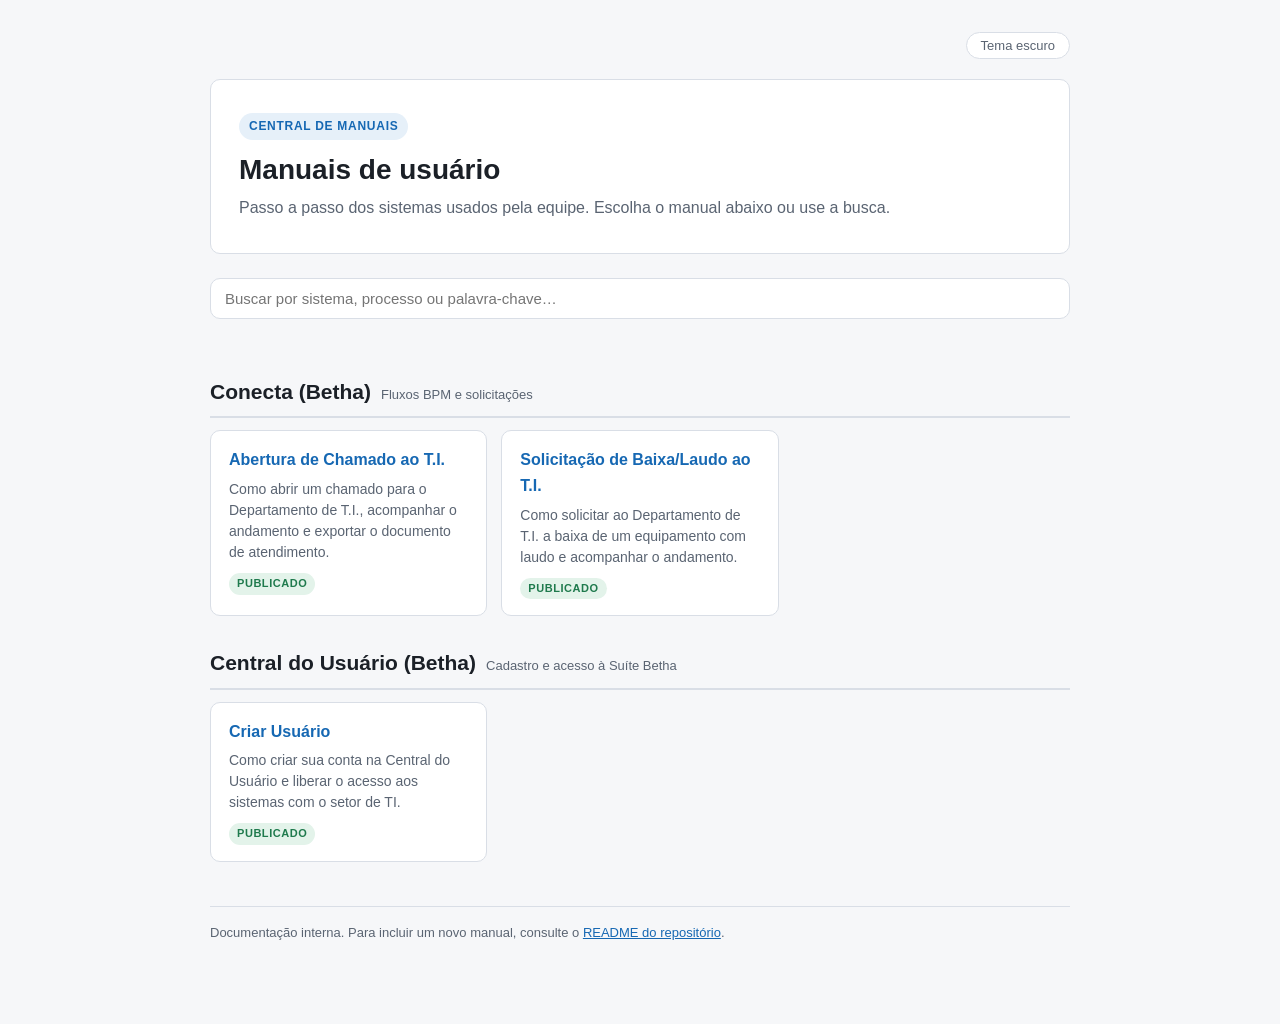
<file: index.html>
<!DOCTYPE html>
<html lang="pt-BR">
<head>
<meta charset="utf-8">
<meta name="viewport" content="width=device-width, initial-scale=1">
<title>Central de Manuais</title>
<meta name="description" content="Manuais de usuário dos sistemas utilizados pela equipe.">
<link rel="stylesheet" href="assets/style.css">
<link rel="icon" href="data:image/svg+xml,<svg xmlns='http://www.w3.org/2000/svg' viewBox='0 0 100 100'><text y='.9em' font-size='90'>📚</text></svg>">
</head>
<body>
<div class="wrap">

  <div class="topbar">
    <span></span>
    <button class="theme-btn" type="button">Tema escuro</button>
  </div>

  <div class="hero">
    <span class="tag">Central de Manuais</span>
    <h1>Manuais de usuário</h1>
    <p class="sub">Passo a passo dos sistemas usados pela equipe. Escolha o manual abaixo ou use a busca.</p>
  </div>

  <input class="search" type="search" placeholder="Buscar por sistema, processo ou palavra-chave…" aria-label="Buscar manuais">

  <!-- ===================== CONECTA (BETHA) ===================== -->
  <section data-sistema="conecta">
    <div class="sys-title">
      <h2>Conecta (Betha)</h2>
      <span>Fluxos BPM e solicitações</span>
    </div>
    <div class="grid">

      <a class="manual" href="manuais/conecta-abertura-chamado-ti.html"
         data-tags="conecta chamado ti suporte atendimento solicitação tarefa formulário exportar pdf departamento de ti">
        <h3>Abertura de Chamado ao T.I.</h3>
        <p>Como abrir um chamado para o Departamento de T.I., acompanhar o andamento e exportar o documento de atendimento.</p>
        <div class="meta"><span class="badge">Publicado</span></div>
      </a>

      <a class="manual" href="manuais/conecta-baixa-laudo-ti.html"
         data-tags="conecta baixa laudo ti patrimônio equipamento solicitação departamento de ti">
        <h3>Solicitação de Baixa/Laudo ao T.I.</h3>
        <p>Como solicitar ao Departamento de T.I. a baixa de um equipamento com laudo e acompanhar o andamento.</p>
        <div class="meta"><span class="badge">Publicado</span></div>
      </a>

    </div>
  </section> 

    <!-- ===================== CENTRAL DO USUÁRIO (BETHA) ===================== -->
  <section data-sistema="central-do-usuario">
    <div class="sys-title">
      <h2>Central do Usuário (Betha)</h2>
      <span>Cadastro e acesso à Suíte Betha</span>
    </div>
    <div class="grid">

      <a class="manual" href="manuais/betha-criar-usuario.html"
         data-tags="cadastro usuario conta central do usuario suite betha liberação acesso ti codigo serial">
        <h3>Criar Usuário</h3>
        <p>Como criar sua conta na Central do Usuário e liberar o acesso aos sistemas com o setor de TI.</p>
        <div class="meta"><span class="badge">Publicado</span></div>
      </a>

    </div>
  </section>


  <!-- ===================== MODELO DE NOVO SISTEMA =====================
  Copie o bloco <section> abaixo, troque o nome do sistema e os cards.

  <section data-sistema="nome-do-sistema">
    <div class="sys-title">
      <h2>Nome do Sistema</h2>
      <span>Descrição curta</span>
    </div>
    <div class="grid">
      <a class="manual" href="manuais/arquivo-do-manual.html" data-tags="palavras chave">
        <h3>Título do manual</h3>
        <p>Uma linha explicando o que o manual cobre.</p>
        <div class="meta"><span class="badge rascunho">Rascunho</span></div>
      </a>
    </div>
  </section>
  ==================================================================== -->

  <p class="vazio" style="display:none">Nenhum manual encontrado para essa busca.</p>

  <footer>
    Documentação interna. Para incluir um novo manual, consulte o
    <a href="https://github.com/">README do repositório</a>.
  </footer>

</div>
<script src="assets/app.js"></script>
</body>
</html>
</file>
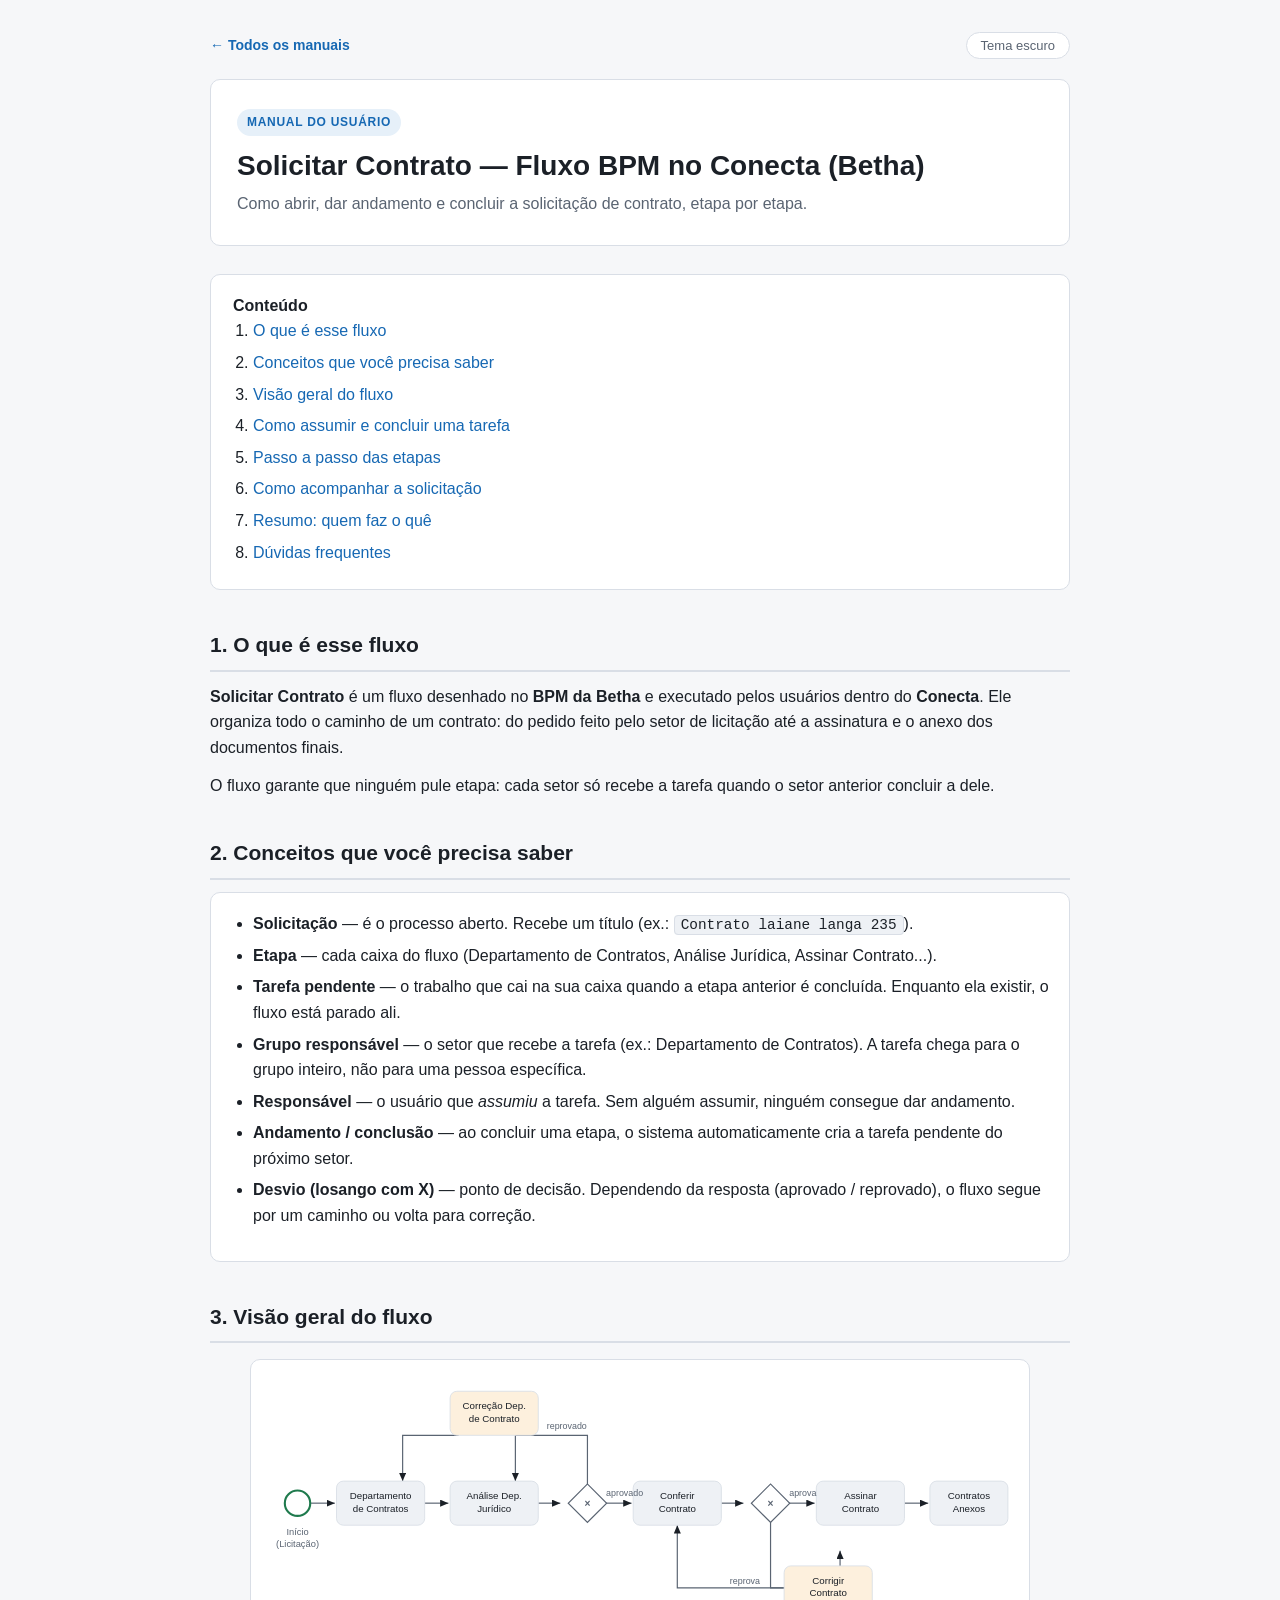
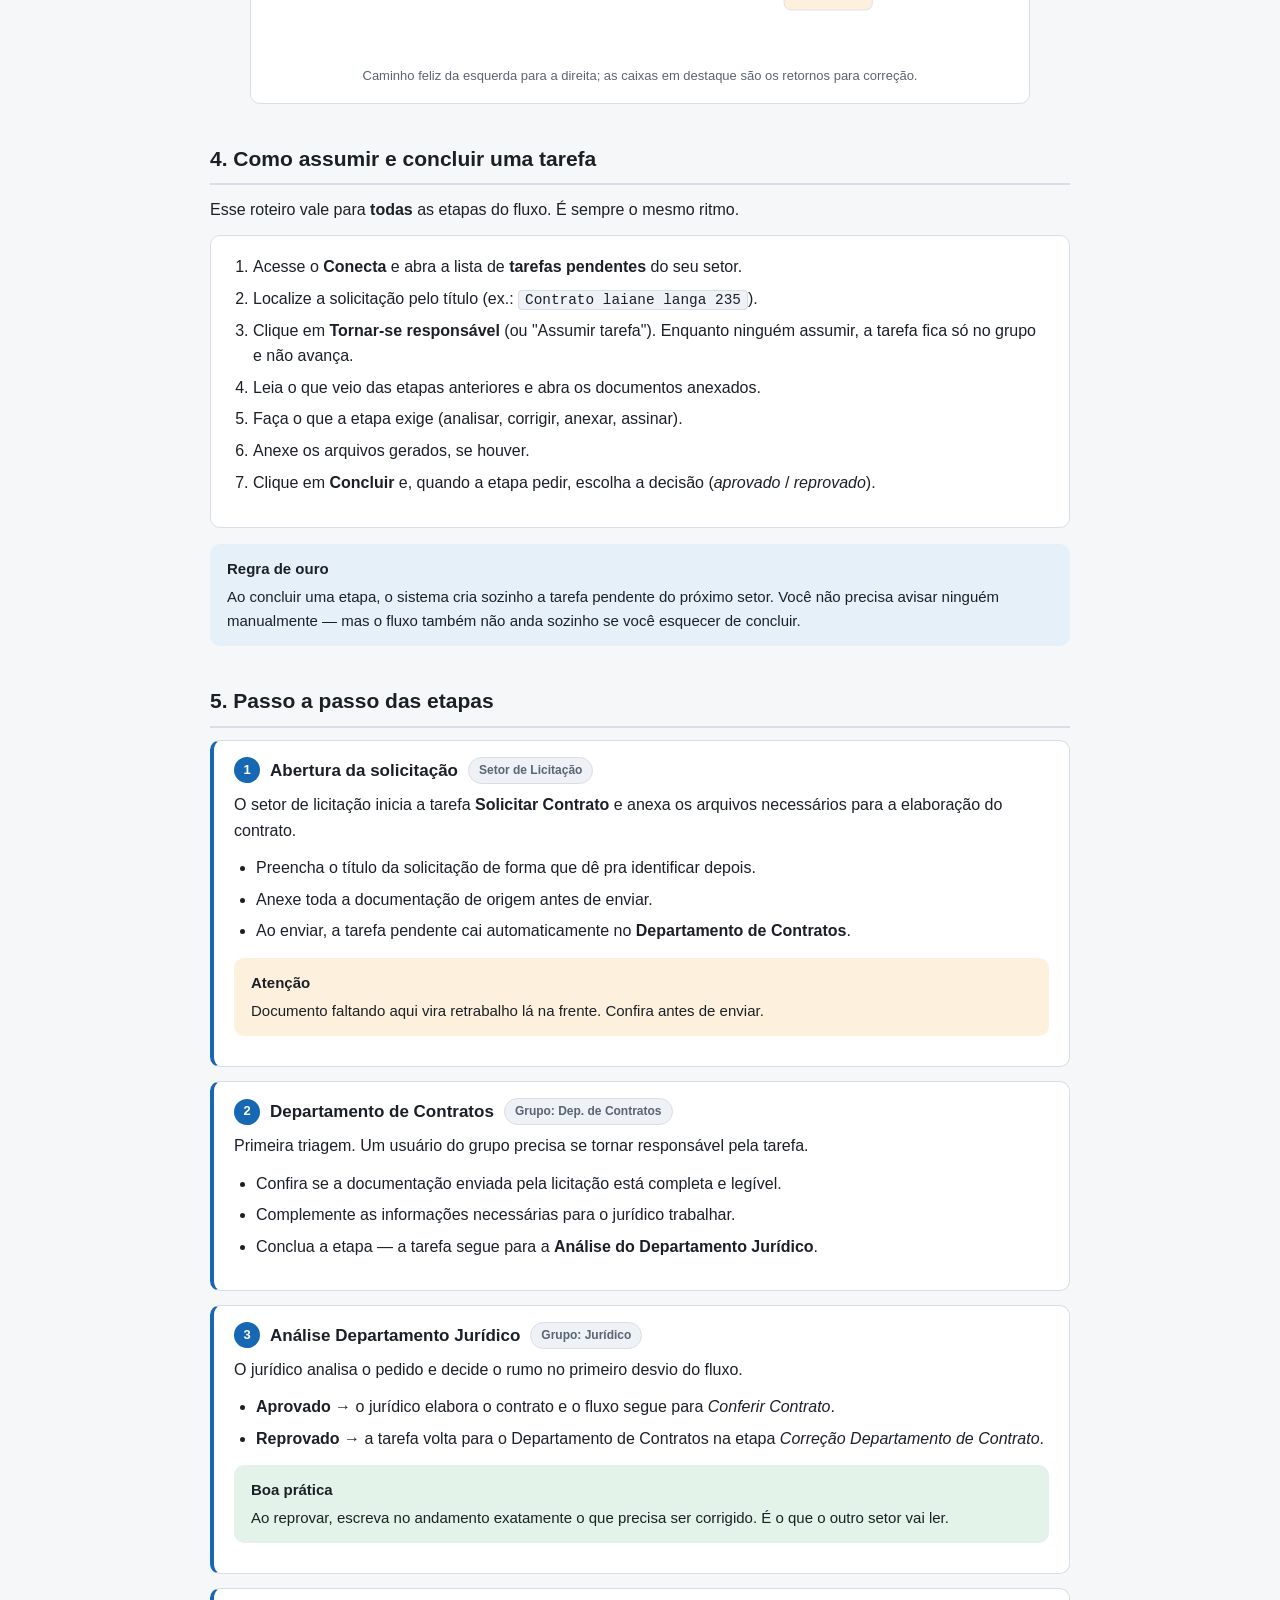
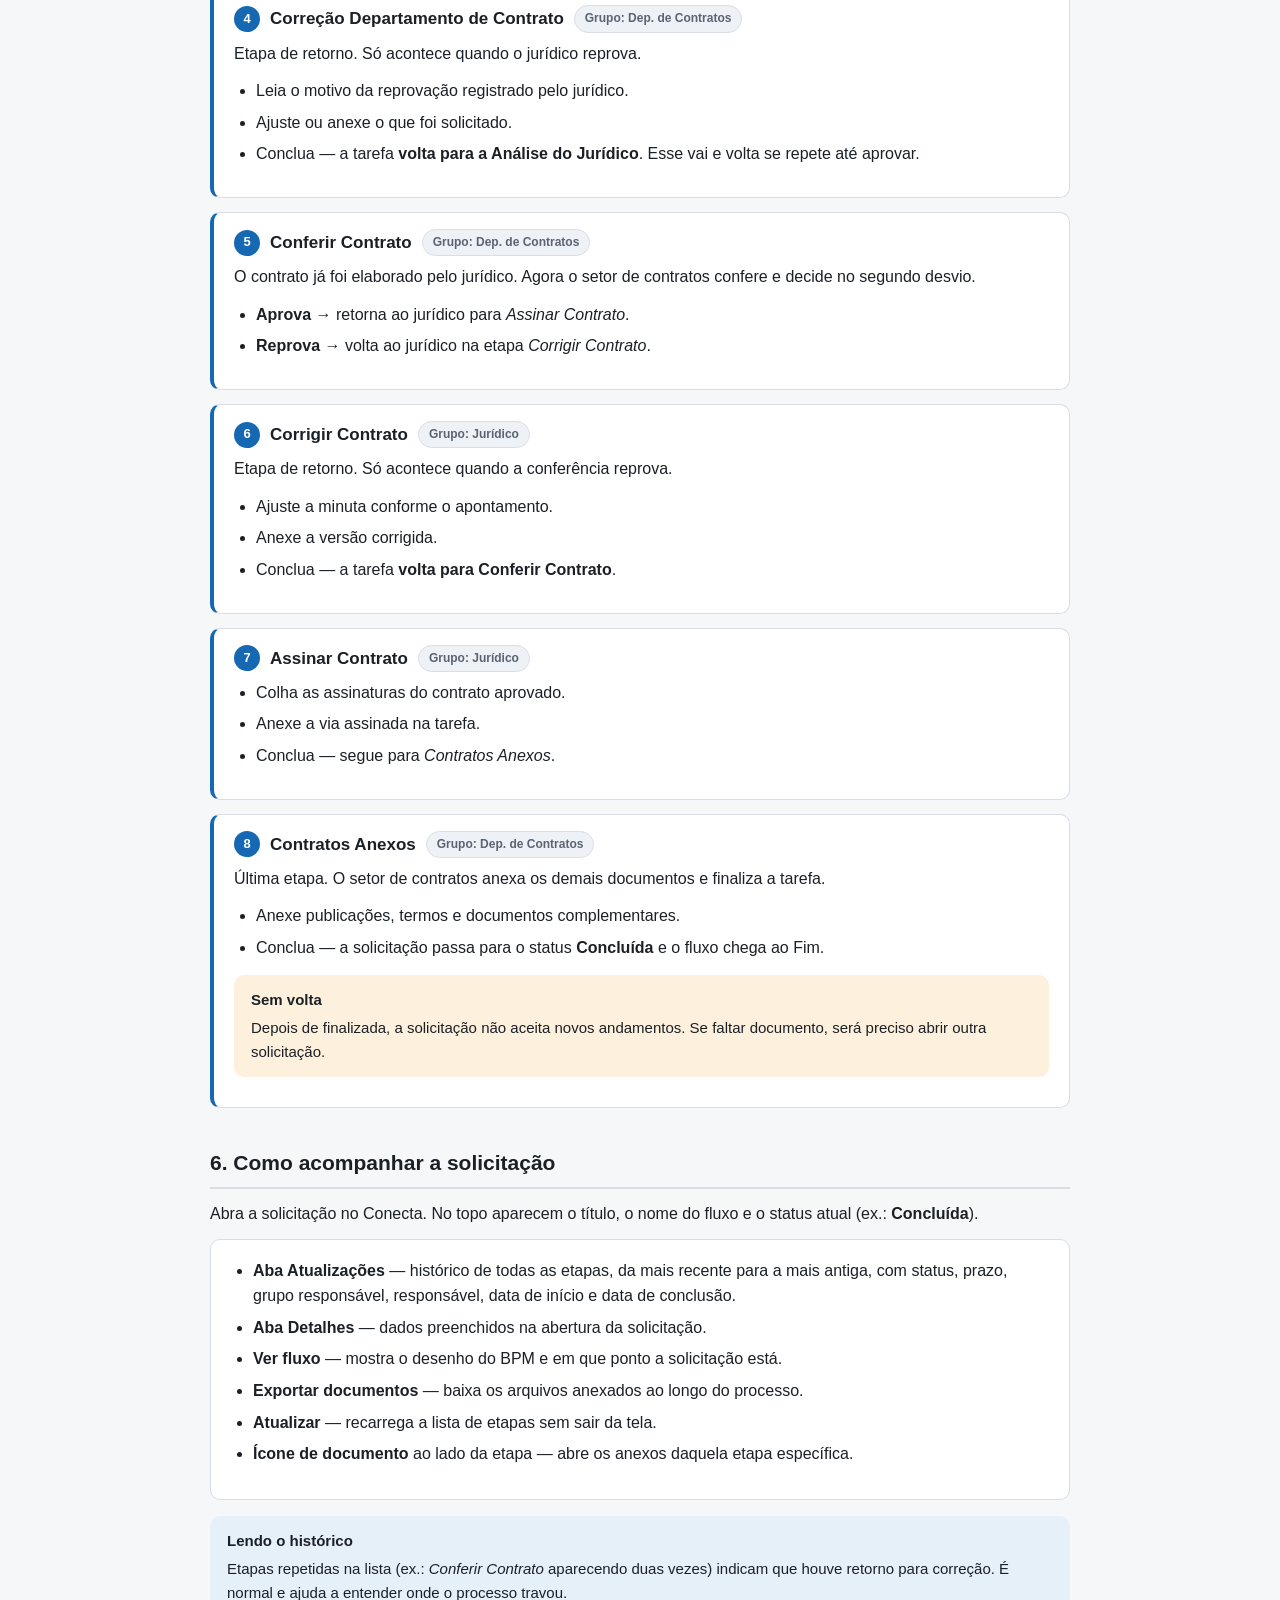
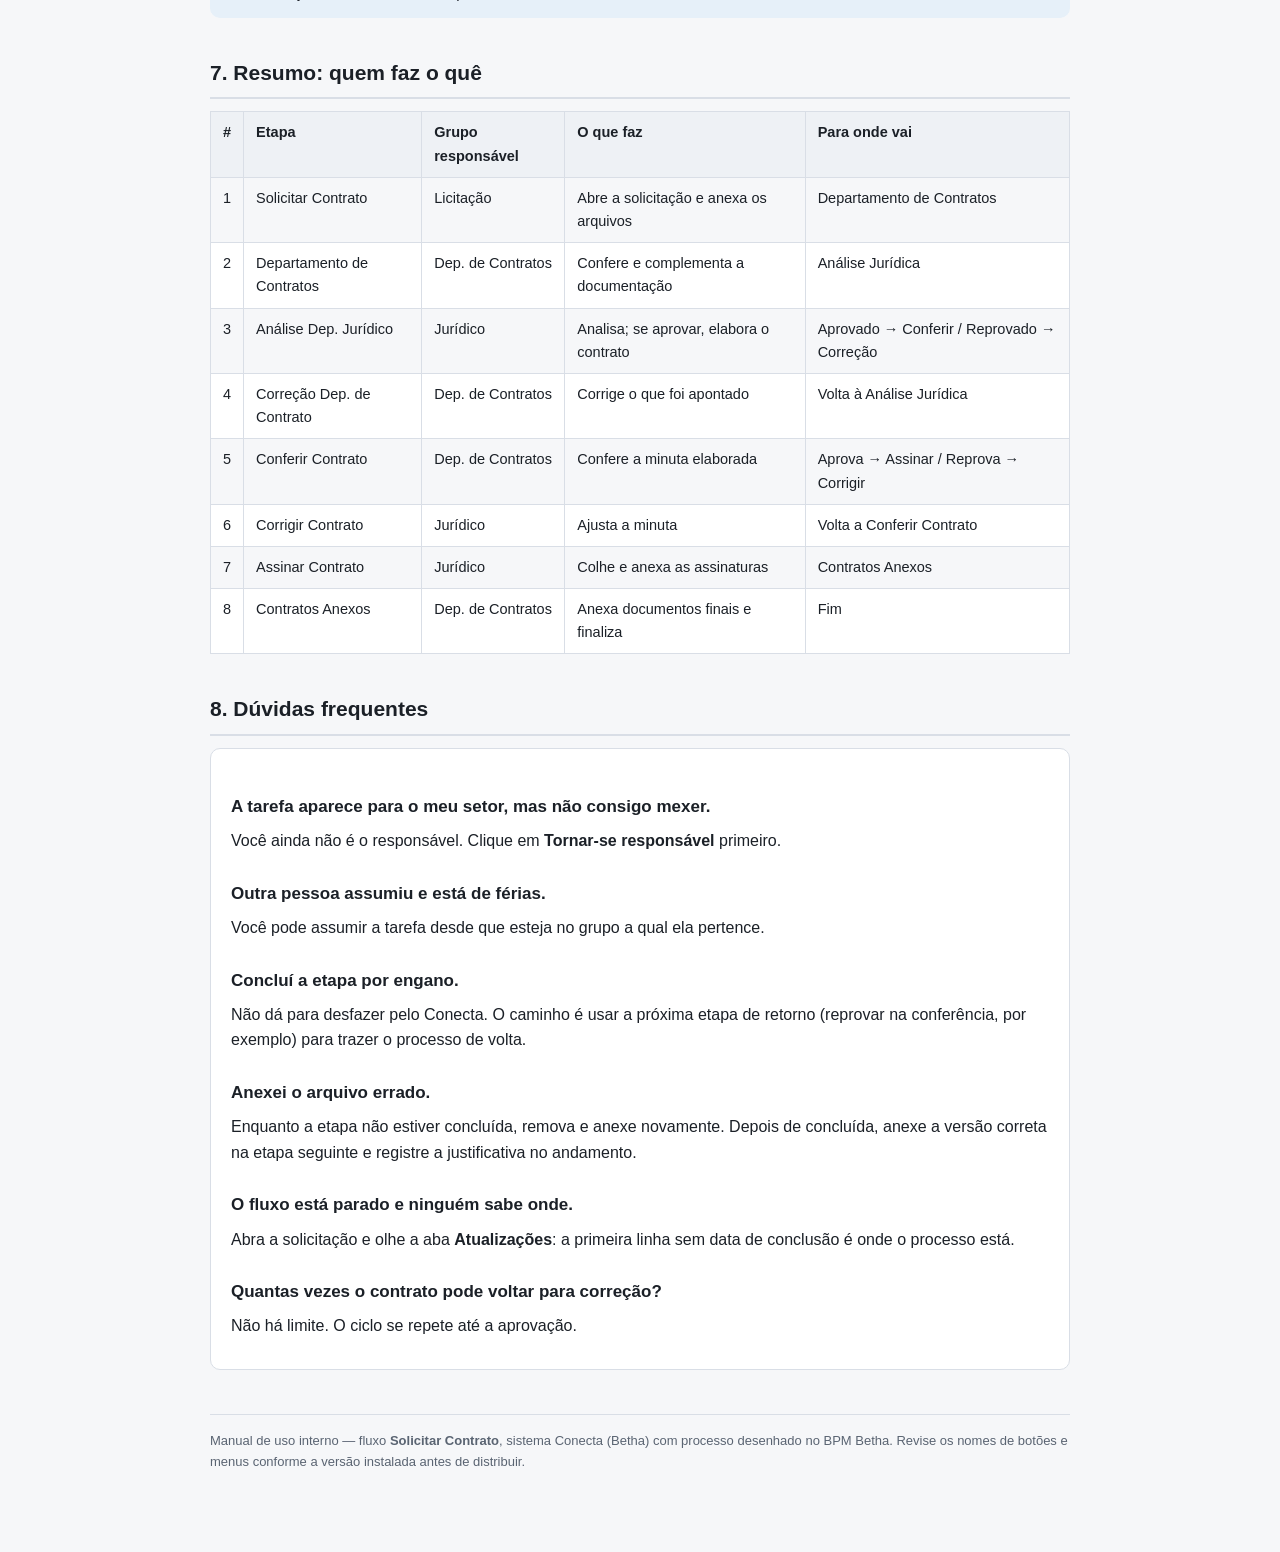
<file: _modelo/conecta-solicitar-contrato.html>
<!DOCTYPE html>
<html lang="pt-BR">
<head>
<meta charset="utf-8">
<meta name="viewport" content="width=device-width, initial-scale=1">
<title>Solicitar Contrato — Conecta (Betha) | Manuais</title>
<meta name="description" content="Manual do usuario do fluxo BPM Solicitar Contrato no sistema Conecta da Betha.">
<link rel="stylesheet" href="../assets/style.css">
<link rel="icon" href="data:image/svg+xml,<svg xmlns='http://www.w3.org/2000/svg' viewBox='0 0 100 100'><text y='.9em' font-size='90'>📄</text></svg>">
</head>
<body>
<div class="wrap">

  <div class="topbar">
    <a class="back" href="../index.html">← Todos os manuais</a>
    <button class="theme-btn" type="button">Tema escuro</button>
  </div>


<header class="doc">
  <span class="tag">Manual do Usuário</span>
  <h1>Solicitar Contrato — Fluxo BPM no Conecta (Betha)</h1>
  <p class="sub">Como abrir, dar andamento e concluir a solicitação de contrato, etapa por etapa.</p>
</header>

<nav class="toc">
  <strong>Conteúdo</strong>
  <ol>
    <li><a href="#o-que-e">O que é esse fluxo</a></li>
    <li><a href="#conceitos">Conceitos que você precisa saber</a></li>
    <li><a href="#visao">Visão geral do fluxo</a></li>
    <li><a href="#basico">Como assumir e concluir uma tarefa</a></li>
    <li><a href="#etapas">Passo a passo das etapas</a></li>
    <li><a href="#acompanhar">Como acompanhar a solicitação</a></li>
    <li><a href="#resumo">Resumo: quem faz o quê</a></li>
    <li><a href="#duvidas">Dúvidas frequentes</a></li>
  </ol>
</nav>

<h2 id="o-que-e">1. O que é esse fluxo</h2>
<p><strong>Solicitar Contrato</strong> é um fluxo desenhado no <strong>BPM da Betha</strong> e executado pelos usuários dentro do <strong>Conecta</strong>. Ele organiza todo o caminho de um contrato: do pedido feito pelo setor de licitação até a assinatura e o anexo dos documentos finais.</p>
<p>O fluxo garante que ninguém pule etapa: cada setor só recebe a tarefa quando o setor anterior concluir a dele.</p>

<h2 id="conceitos">2. Conceitos que você precisa saber</h2>
<div class="card">
  <ul>
    <li><strong>Solicitação</strong> — é o processo aberto. Recebe um título (ex.: <code>Contrato laiane langa 235</code>).</li>
    <li><strong>Etapa</strong> — cada caixa do fluxo (Departamento de Contratos, Análise Jurídica, Assinar Contrato...).</li>
    <li><strong>Tarefa pendente</strong> — o trabalho que cai na sua caixa quando a etapa anterior é concluída. Enquanto ela existir, o fluxo está parado ali.</li>
    <li><strong>Grupo responsável</strong> — o setor que recebe a tarefa (ex.: Departamento de Contratos). A tarefa chega para o grupo inteiro, não para uma pessoa específica.</li>
    <li><strong>Responsável</strong> — o usuário que <em>assumiu</em> a tarefa. Sem alguém assumir, ninguém consegue dar andamento.</li>
    <li><strong>Andamento / conclusão</strong> — ao concluir uma etapa, o sistema automaticamente cria a tarefa pendente do próximo setor.</li>
    <li><strong>Desvio (losango com X)</strong> — ponto de decisão. Dependendo da resposta (aprovado / reprovado), o fluxo segue por um caminho ou volta para correção.</li>
  </ul>
</div>

<h2 id="visao">3. Visão geral do fluxo</h2>
<figure class="fig">
<svg viewBox="0 0 880 330" xmlns="http://www.w3.org/2000/svg" role="img" aria-label="Diagrama do fluxo Solicitar Contrato">
  <defs>
    <marker id="ar" markerWidth="8" markerHeight="8" refX="7" refY="3" orient="auto">
      <path d="M0,0 L7,3 L0,6 z" fill="currentColor"/>
    </marker>
  </defs>
  <g stroke="currentColor" fill="none" stroke-width="1.4" marker-end="url(#ar)" color="var(--text-2)">
    <path d="M52,150 H80"/>
    <path d="M186,150 H214"/>
    <path d="M320,150 H346"/>
    <path d="M378,132 V70 H293 V124"/>
    <path d="M226,70 H160 V124"/>
    <path d="M394,150 H430"/>
    <path d="M536,150 H562"/>
    <path d="M594,168 V250 H676 V206"/>
    <path d="M610,250 H484 V176"/>
    <path d="M610,150 H646"/>
    <path d="M752,150 H780"/>
  </g>

  <circle cx="36" cy="150" r="15" fill="none" stroke="var(--ok)" stroke-width="2.5"/>
  <text x="36" y="188" text-anchor="middle" font-size="11" fill="var(--text-2)">Início</text>
  <text x="36" y="202" text-anchor="middle" font-size="11" fill="var(--text-2)">(Licitação)</text>

  <g font-size="11.5" fill="var(--text)" text-anchor="middle">
    <rect x="82" y="124" width="104" height="52" rx="8" fill="var(--surface-2)" stroke="var(--line)"/>
    <text x="134" y="145">Departamento</text><text x="134" y="160">de Contratos</text>

    <rect x="216" y="124" width="104" height="52" rx="8" fill="var(--surface-2)" stroke="var(--line)"/>
    <text x="268" y="145">Análise Dep.</text><text x="268" y="160">Jurídico</text>

    <rect x="216" y="18" width="104" height="52" rx="8" fill="var(--warn-soft)" stroke="var(--line)"/>
    <text x="268" y="39">Correção Dep.</text><text x="268" y="54">de Contrato</text>

    <rect x="432" y="124" width="104" height="52" rx="8" fill="var(--surface-2)" stroke="var(--line)"/>
    <text x="484" y="145">Conferir</text><text x="484" y="160">Contrato</text>

    <rect x="610" y="224" width="104" height="52" rx="8" fill="var(--warn-soft)" stroke="var(--line)"/>
    <text x="662" y="245">Corrigir</text><text x="662" y="260">Contrato</text>

    <rect x="648" y="124" width="104" height="52" rx="8" fill="var(--surface-2)" stroke="var(--line)"/>
    <text x="700" y="145">Assinar</text><text x="700" y="160">Contrato</text>

    <rect x="782" y="124" width="92" height="52" rx="8" fill="var(--surface-2)" stroke="var(--line)"/>
    <text x="828" y="145">Contratos</text><text x="828" y="160">Anexos</text>
  </g>

  <g fill="var(--surface)" stroke="var(--text-2)" stroke-width="1.4">
    <rect x="362" y="134" width="32" height="32" transform="rotate(45 378 150)"/>
    <rect x="578" y="134" width="32" height="32" transform="rotate(45 594 150)"/>
  </g>
  <g font-size="12" font-weight="700" fill="var(--text-2)" text-anchor="middle">
    <text x="378" y="155">×</text><text x="594" y="155">×</text>
  </g>

  <g font-size="10.5" fill="var(--text-2)">
    <text x="330" y="62">reprovado</text>
    <text x="400" y="142">aprovado</text>
    <text x="546" y="245">reprova</text>
    <text x="616" y="142">aprova</text>
  </g>
</svg>
<figcaption>Caminho feliz da esquerda para a direita; as caixas em destaque são os retornos para correção.</figcaption>
</figure>

<h2 id="basico">4. Como assumir e concluir uma tarefa</h2>
<p>Esse roteiro vale para <strong>todas</strong> as etapas do fluxo. É sempre o mesmo ritmo.</p>
<div class="card">
<ol>
  <li>Acesse o <strong>Conecta</strong> e abra a lista de <strong>tarefas pendentes</strong> do seu setor.</li>
  <li>Localize a solicitação pelo título (ex.: <code>Contrato laiane langa 235</code>).</li>
  <li>Clique em <strong>Tornar-se responsável</strong> (ou "Assumir tarefa"). Enquanto ninguém assumir, a tarefa fica só no grupo e não avança.</li>
  <li>Leia o que veio das etapas anteriores e abra os documentos anexados.</li>
  <li>Faça o que a etapa exige (analisar, corrigir, anexar, assinar).</li>
  <li>Anexe os arquivos gerados, se houver.</li>
  <li>Clique em <strong>Concluir</strong> e, quando a etapa pedir, escolha a decisão (<em>aprovado</em> / <em>reprovado</em>).</li>
</ol>
</div>
<div class="note">
  <strong>Regra de ouro</strong>
  Ao concluir uma etapa, o sistema cria sozinho a tarefa pendente do próximo setor. Você não precisa avisar ninguém manualmente — mas o fluxo também não anda sozinho se você esquecer de concluir.
</div>

<h2 id="etapas">5. Passo a passo das etapas</h2>

<div class="step">
  <h3><span class="num">1</span> Abertura da solicitação <span class="who">Setor de Licitação</span></h3>
  <p>O setor de licitação inicia a tarefa <strong>Solicitar Contrato</strong> e anexa os arquivos necessários para a elaboração do contrato.</p>
  <ul>
    <li>Preencha o título da solicitação de forma que dê pra identificar depois.</li>
    <li>Anexe toda a documentação de origem antes de enviar.</li>
    <li>Ao enviar, a tarefa pendente cai automaticamente no <strong>Departamento de Contratos</strong>.</li>
  </ul>
  <div class="alert"><strong>Atenção</strong> Documento faltando aqui vira retrabalho lá na frente. Confira antes de enviar.</div>
</div>

<div class="step">
  <h3><span class="num">2</span> Departamento de Contratos <span class="who">Grupo: Dep. de Contratos</span></h3>
  <p>Primeira triagem. Um usuário do grupo precisa se tornar responsável pela tarefa.</p>
  <ul>
    <li>Confira se a documentação enviada pela licitação está completa e legível.</li>
    <li>Complemente as informações necessárias para o jurídico trabalhar.</li>
    <li>Conclua a etapa — a tarefa segue para a <strong>Análise do Departamento Jurídico</strong>.</li>
  </ul>
</div>

<div class="step">
  <h3><span class="num">3</span> Análise Departamento Jurídico <span class="who">Grupo: Jurídico</span></h3>
  <p>O jurídico analisa o pedido e decide o rumo no primeiro desvio do fluxo.</p>
  <ul>
    <li><strong>Aprovado</strong> → o jurídico elabora o contrato e o fluxo segue para <em>Conferir Contrato</em>.</li>
    <li><strong>Reprovado</strong> → a tarefa volta para o Departamento de Contratos na etapa <em>Correção Departamento de Contrato</em>.</li>
  </ul>
  <div class="tip"><strong>Boa prática</strong> Ao reprovar, escreva no andamento exatamente o que precisa ser corrigido. É o que o outro setor vai ler.</div>
</div>

<div class="step">
  <h3><span class="num">4</span> Correção Departamento de Contrato <span class="who">Grupo: Dep. de Contratos</span></h3>
  <p>Etapa de retorno. Só acontece quando o jurídico reprova.</p>
  <ul>
    <li>Leia o motivo da reprovação registrado pelo jurídico.</li>
    <li>Ajuste ou anexe o que foi solicitado.</li>
    <li>Conclua — a tarefa <strong>volta para a Análise do Jurídico</strong>. Esse vai e volta se repete até aprovar.</li>
  </ul>
</div>

<div class="step">
  <h3><span class="num">5</span> Conferir Contrato <span class="who">Grupo: Dep. de Contratos</span></h3>
  <p>O contrato já foi elaborado pelo jurídico. Agora o setor de contratos confere e decide no segundo desvio.</p>
  <ul>
    <li><strong>Aprova</strong> → retorna ao jurídico para <em>Assinar Contrato</em>.</li>
    <li><strong>Reprova</strong> → volta ao jurídico na etapa <em>Corrigir Contrato</em>.</li>
  </ul>
</div>

<div class="step">
  <h3><span class="num">6</span> Corrigir Contrato <span class="who">Grupo: Jurídico</span></h3>
  <p>Etapa de retorno. Só acontece quando a conferência reprova.</p>
  <ul>
    <li>Ajuste a minuta conforme o apontamento.</li>
    <li>Anexe a versão corrigida.</li>
    <li>Conclua — a tarefa <strong>volta para Conferir Contrato</strong>.</li>
  </ul>
</div>

<div class="step">
  <h3><span class="num">7</span> Assinar Contrato <span class="who">Grupo: Jurídico</span></h3>
  <ul>
    <li>Colha as assinaturas do contrato aprovado.</li>
    <li>Anexe a via assinada na tarefa.</li>
    <li>Conclua — segue para <em>Contratos Anexos</em>.</li>
  </ul>
</div>

<div class="step">
  <h3><span class="num">8</span> Contratos Anexos <span class="who">Grupo: Dep. de Contratos</span></h3>
  <p>Última etapa. O setor de contratos anexa os demais documentos e finaliza a tarefa.</p>
  <ul>
    <li>Anexe publicações, termos e documentos complementares.</li>
    <li>Conclua — a solicitação passa para o status <strong>Concluída</strong> e o fluxo chega ao Fim.</li>
  </ul>
  <div class="alert"><strong>Sem volta</strong> Depois de finalizada, a solicitação não aceita novos andamentos. Se faltar documento, será preciso abrir outra solicitação.</div>
</div>

<h2 id="acompanhar">6. Como acompanhar a solicitação</h2>
<p>Abra a solicitação no Conecta. No topo aparecem o título, o nome do fluxo e o status atual (ex.: <strong>Concluída</strong>).</p>
<div class="card">
<ul>
  <li><strong>Aba Atualizações</strong> — histórico de todas as etapas, da mais recente para a mais antiga, com status, prazo, grupo responsável, responsável, data de início e data de conclusão.</li>
  <li><strong>Aba Detalhes</strong> — dados preenchidos na abertura da solicitação.</li>
  <li><strong>Ver fluxo</strong> — mostra o desenho do BPM e em que ponto a solicitação está.</li>
  <li><strong>Exportar documentos</strong> — baixa os arquivos anexados ao longo do processo.</li>
  <li><strong>Atualizar</strong> — recarrega a lista de etapas sem sair da tela.</li>
  <li><strong>Ícone de documento</strong> ao lado da etapa — abre os anexos daquela etapa específica.</li>
</ul>
</div>
<div class="note">
  <strong>Lendo o histórico</strong>
  Etapas repetidas na lista (ex.: <em>Conferir Contrato</em> aparecendo duas vezes) indicam que houve retorno para correção. É normal e ajuda a entender onde o processo travou.
</div>

<h2 id="resumo">7. Resumo: quem faz o quê</h2>
<div class="scroll">
<table>
  <thead>
    <tr><th>#</th><th>Etapa</th><th>Grupo responsável</th><th>O que faz</th><th>Para onde vai</th></tr>
  </thead>
  <tbody>
    <tr><td>1</td><td>Solicitar Contrato</td><td>Licitação</td><td>Abre a solicitação e anexa os arquivos</td><td>Departamento de Contratos</td></tr>
    <tr><td>2</td><td>Departamento de Contratos</td><td>Dep. de Contratos</td><td>Confere e complementa a documentação</td><td>Análise Jurídica</td></tr>
    <tr><td>3</td><td>Análise Dep. Jurídico</td><td>Jurídico</td><td>Analisa; se aprovar, elabora o contrato</td><td>Aprovado → Conferir / Reprovado → Correção</td></tr>
    <tr><td>4</td><td>Correção Dep. de Contrato</td><td>Dep. de Contratos</td><td>Corrige o que foi apontado</td><td>Volta à Análise Jurídica</td></tr>
    <tr><td>5</td><td>Conferir Contrato</td><td>Dep. de Contratos</td><td>Confere a minuta elaborada</td><td>Aprova → Assinar / Reprova → Corrigir</td></tr>
    <tr><td>6</td><td>Corrigir Contrato</td><td>Jurídico</td><td>Ajusta a minuta</td><td>Volta a Conferir Contrato</td></tr>
    <tr><td>7</td><td>Assinar Contrato</td><td>Jurídico</td><td>Colhe e anexa as assinaturas</td><td>Contratos Anexos</td></tr>
    <tr><td>8</td><td>Contratos Anexos</td><td>Dep. de Contratos</td><td>Anexa documentos finais e finaliza</td><td>Fim</td></tr>
  </tbody>
</table>
</div>

<h2 id="duvidas">8. Dúvidas frequentes</h2>
<div class="card">
  <h3>A tarefa aparece para o meu setor, mas não consigo mexer.</h3>
  <p>Você ainda não é o responsável. Clique em <strong>Tornar-se responsável</strong> primeiro.</p>

  <h3>Outra pessoa assumiu e está de férias.</h3>
  <p>Você pode assumir a tarefa desde que esteja no grupo a qual ela pertence.</p>

  <h3>Concluí a etapa por engano.</h3>
  <p>Não dá para desfazer pelo Conecta. O caminho é usar a próxima etapa de retorno (reprovar na conferência, por exemplo) para trazer o processo de volta.</p>

  <h3>Anexei o arquivo errado.</h3>
  <p>Enquanto a etapa não estiver concluída, remova e anexe novamente. Depois de concluída, anexe a versão correta na etapa seguinte e registre a justificativa no andamento.</p>

  <h3>O fluxo está parado e ninguém sabe onde.</h3>
  <p>Abra a solicitação e olhe a aba <strong>Atualizações</strong>: a primeira linha sem data de conclusão é onde o processo está.</p>

  <h3>Quantas vezes o contrato pode voltar para correção?</h3>
  <p>Não há limite. O ciclo se repete até a aprovação.</p>
</div>

<footer>
  Manual de uso interno — fluxo <strong>Solicitar Contrato</strong>, sistema Conecta (Betha) com processo desenhado no BPM Betha.
  Revise os nomes de botões e menus conforme a versão instalada antes de distribuir.
</footer>

</div>
<script src="../assets/app.js"></script>
</body>
</html>
</file>
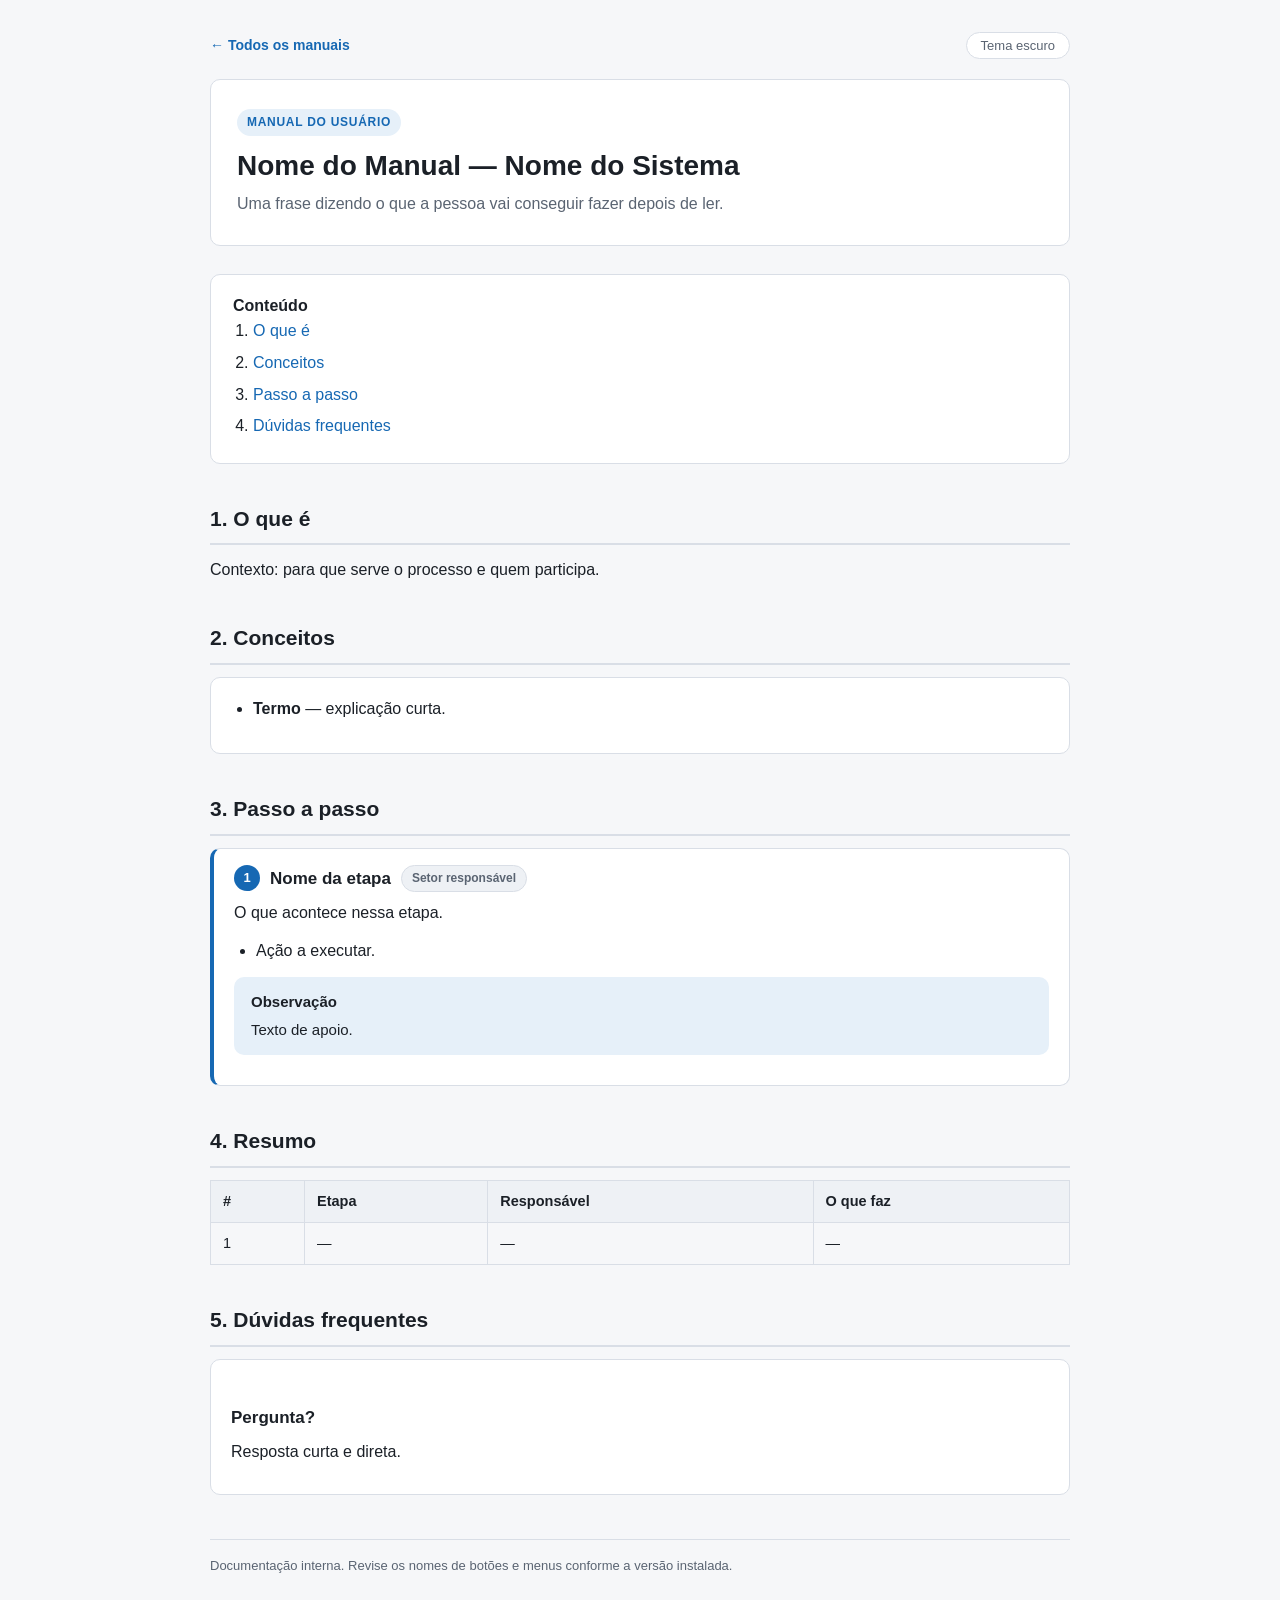
<file: _modelo/manual-modelo.html>
<!DOCTYPE html>
<html lang="pt-BR">
<head>
<meta charset="utf-8">
<meta name="viewport" content="width=device-width, initial-scale=1">
<title>Nome do Manual — Nome do Sistema | Manuais</title>
<meta name="description" content="Descrição curta do que o manual cobre.">
<link rel="stylesheet" href="../assets/style.css">
<link rel="icon" href="data:image/svg+xml,<svg xmlns='http://www.w3.org/2000/svg' viewBox='0 0 100 100'><text y='.9em' font-size='90'>📄</text></svg>">
</head>
<body>
<div class="wrap">

  <div class="topbar">
    <a class="back" href="../index.html">← Todos os manuais</a>
    <button class="theme-btn" type="button">Tema escuro</button>
  </div>

  <header class="doc">
    <span class="tag">Manual do Usuário</span>
    <h1>Nome do Manual — Nome do Sistema</h1>
    <p class="sub">Uma frase dizendo o que a pessoa vai conseguir fazer depois de ler.</p>
  </header>

  <nav class="toc">
    <strong>Conteúdo</strong>
    <ol>
      <li><a href="#o-que-e">O que é</a></li>
      <li><a href="#conceitos">Conceitos</a></li>
      <li><a href="#etapas">Passo a passo</a></li>
      <li><a href="#duvidas">Dúvidas frequentes</a></li>
    </ol>
  </nav>

  <h2 id="o-que-e">1. O que é</h2>
  <p>Contexto: para que serve o processo e quem participa.</p>

  <h2 id="conceitos">2. Conceitos</h2>
  <div class="card">
    <ul>
      <li><strong>Termo</strong> — explicação curta.</li>
    </ul>
  </div>

  <h2 id="etapas">3. Passo a passo</h2>

  <div class="step">
    <h3><span class="num">1</span> Nome da etapa <span class="who">Setor responsável</span></h3>
    <p>O que acontece nessa etapa.</p>
    <ul>
      <li>Ação a executar.</li>
    </ul>
    <div class="note"><strong>Observação</strong> Texto de apoio.</div>
    <!-- variações: <div class="alert"> para atenção, <div class="tip"> para boa prática -->
  </div>

  <!-- Print de tela:
  <figure class="fig">
    <img src="../assets/img/nome-da-imagem.png" alt="Descrição da tela">
    <figcaption>Legenda da imagem.</figcaption>
  </figure>
  -->

  <h2>4. Resumo</h2>
  <div class="scroll">
    <table>
      <thead><tr><th>#</th><th>Etapa</th><th>Responsável</th><th>O que faz</th></tr></thead>
      <tbody>
        <tr><td>1</td><td>—</td><td>—</td><td>—</td></tr>
      </tbody>
    </table>
  </div>

  <h2 id="duvidas">5. Dúvidas frequentes</h2>
  <div class="card">
    <h3>Pergunta?</h3>
    <p>Resposta curta e direta.</p>
  </div>

  <footer>
    Documentação interna. Revise os nomes de botões e menus conforme a versão instalada.
  </footer>

</div>
<script src="../assets/app.js"></script>
</body>
</html>
</file>
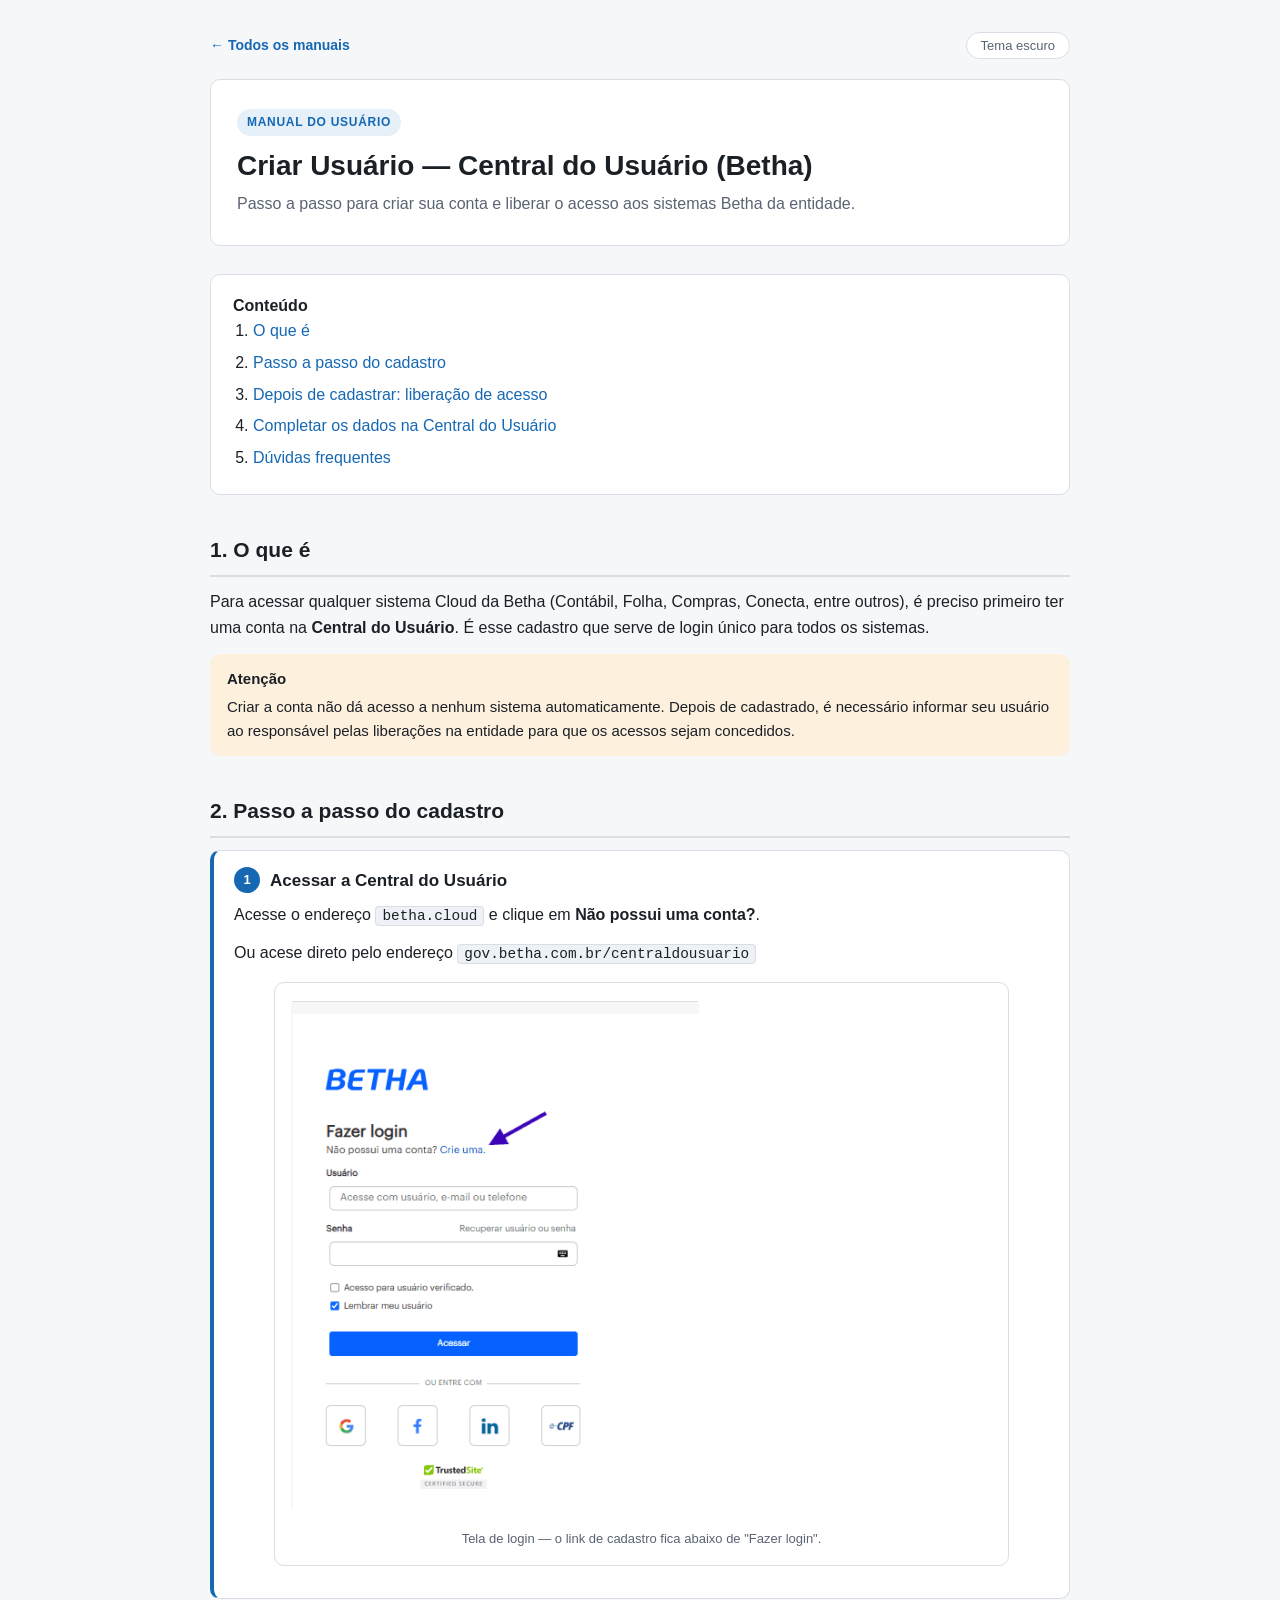
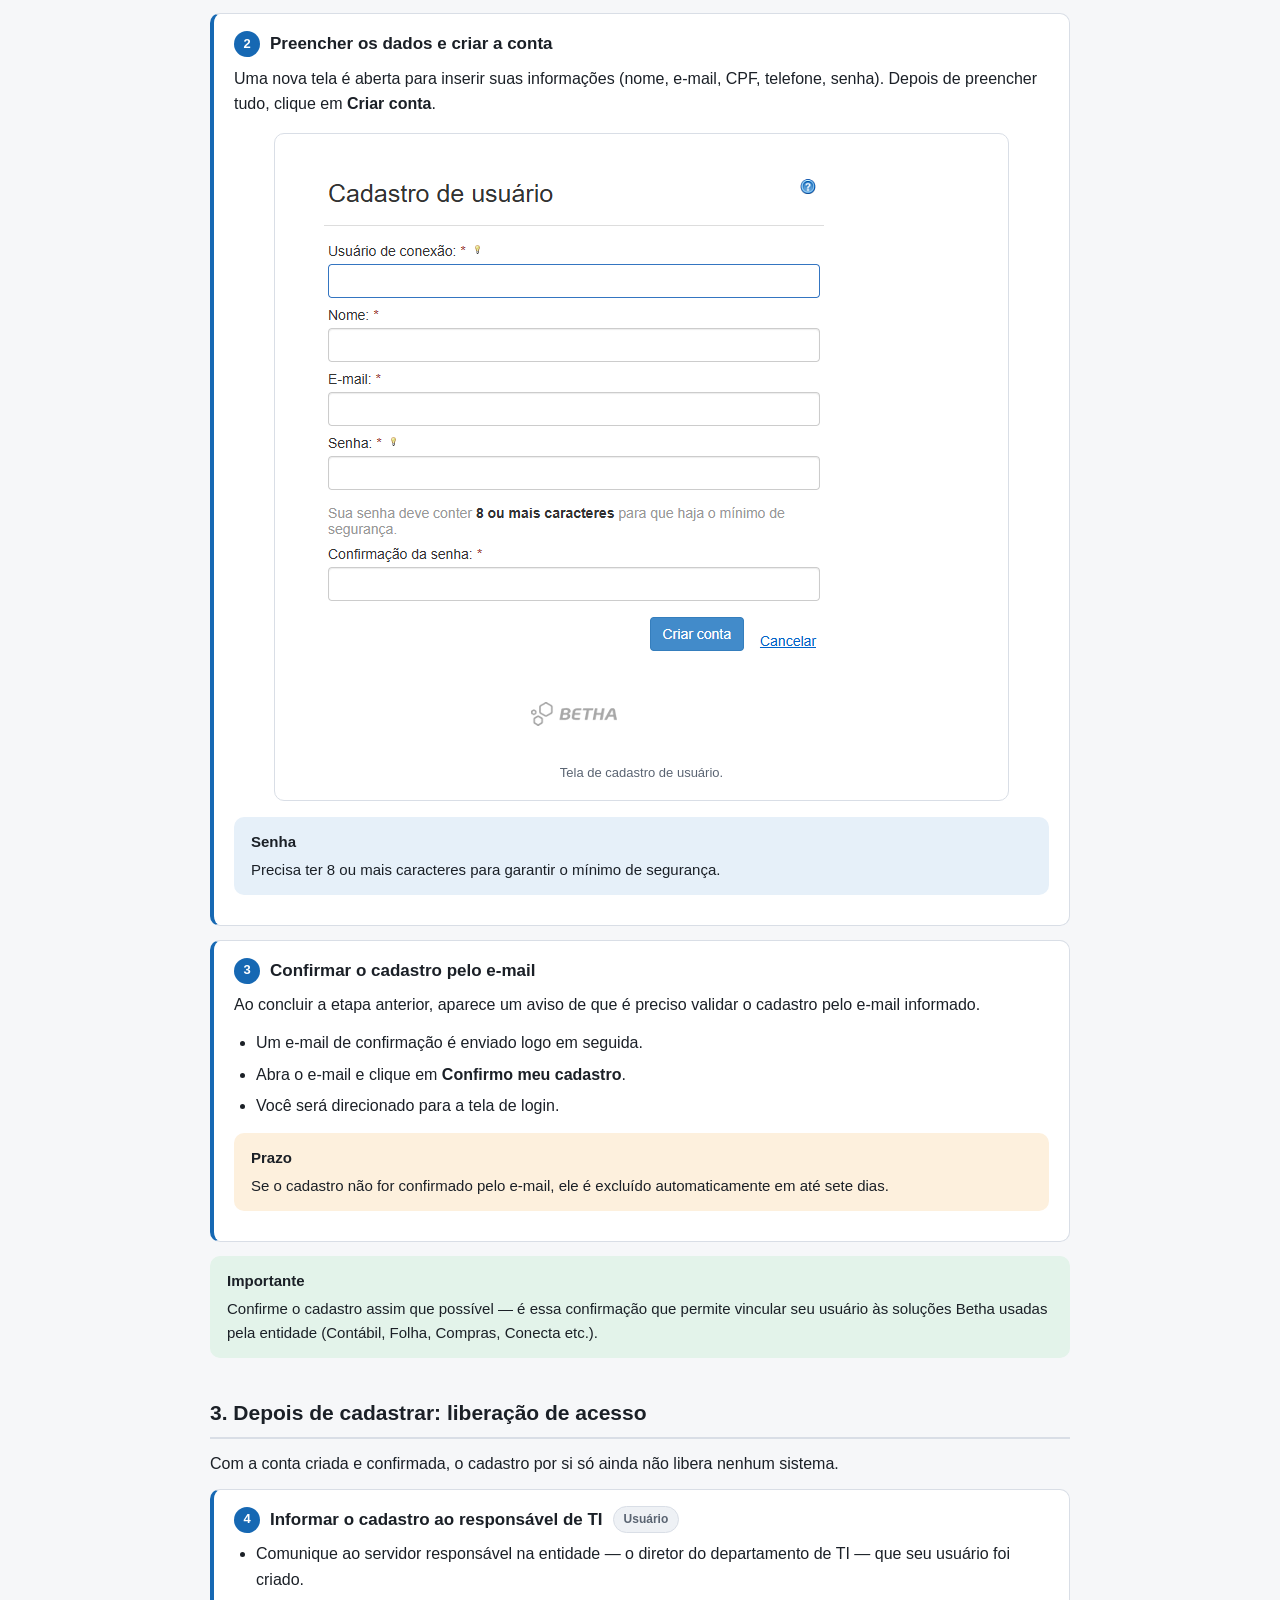
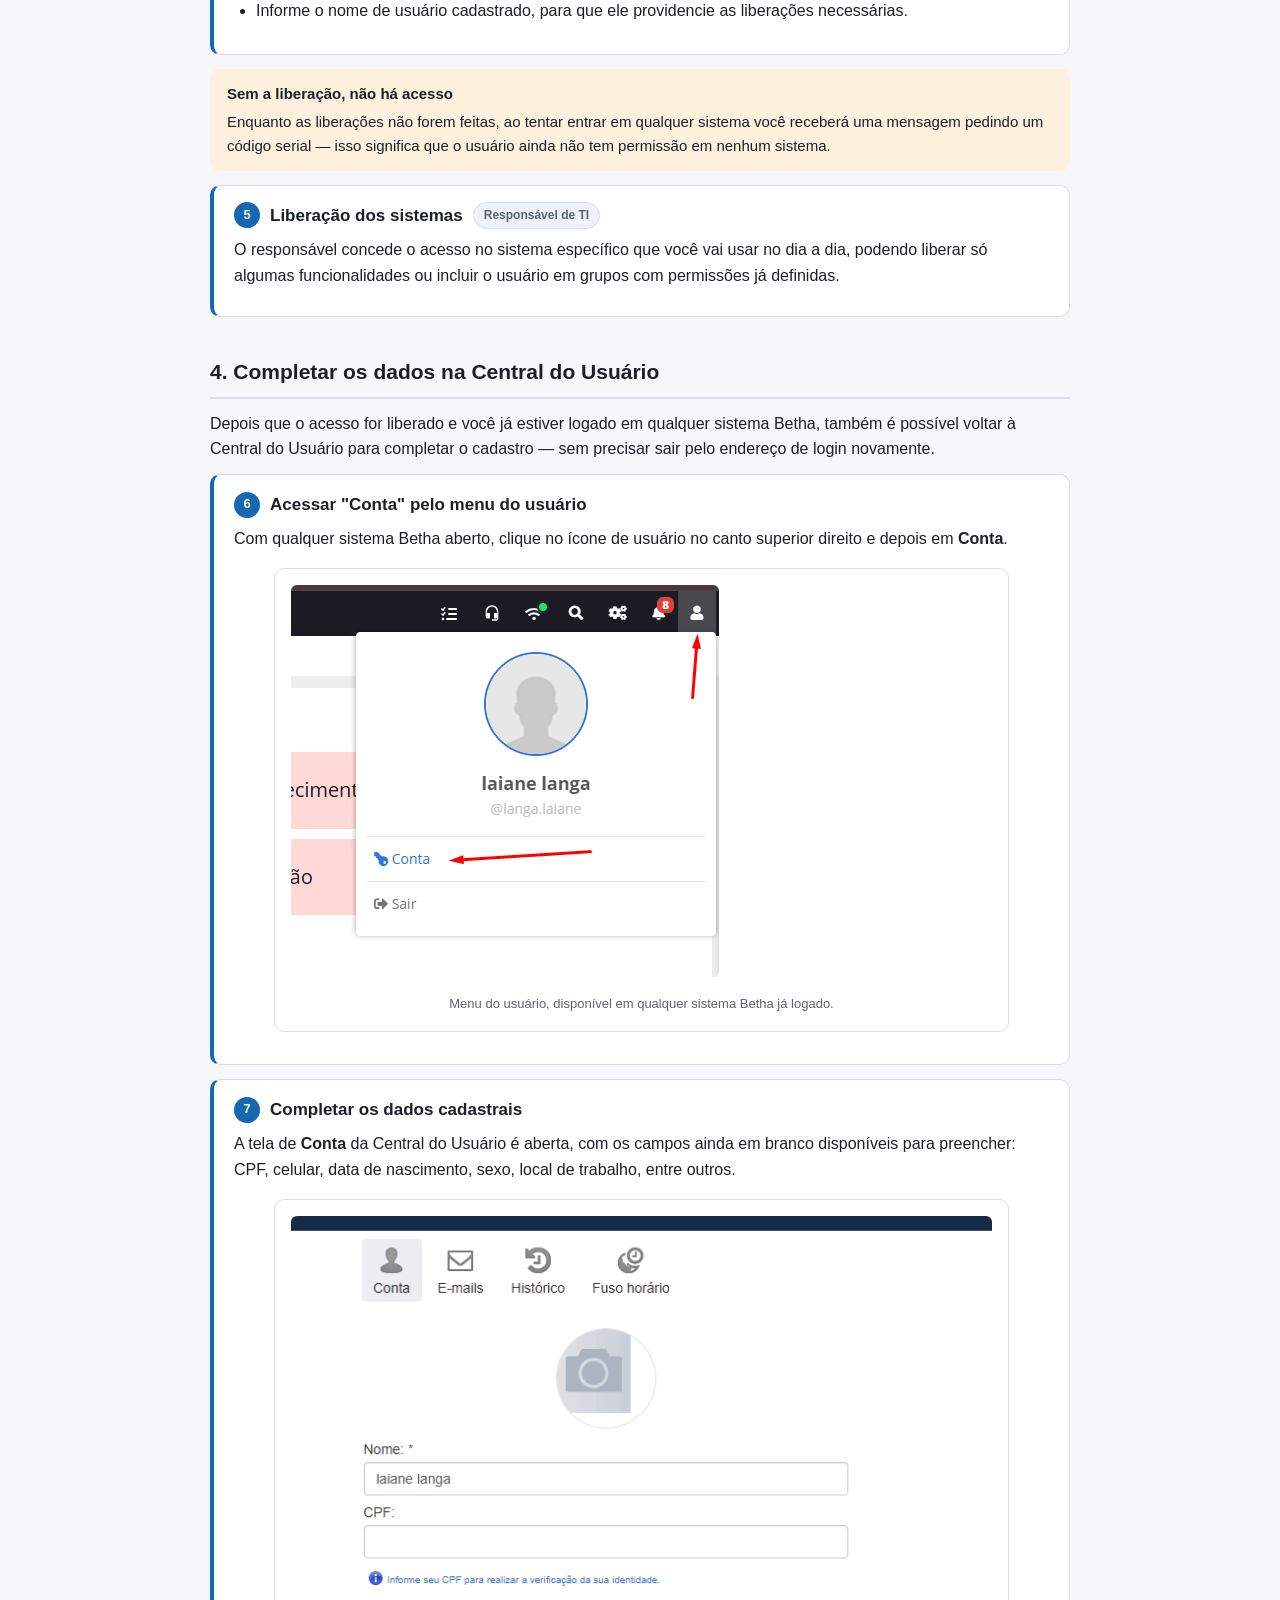
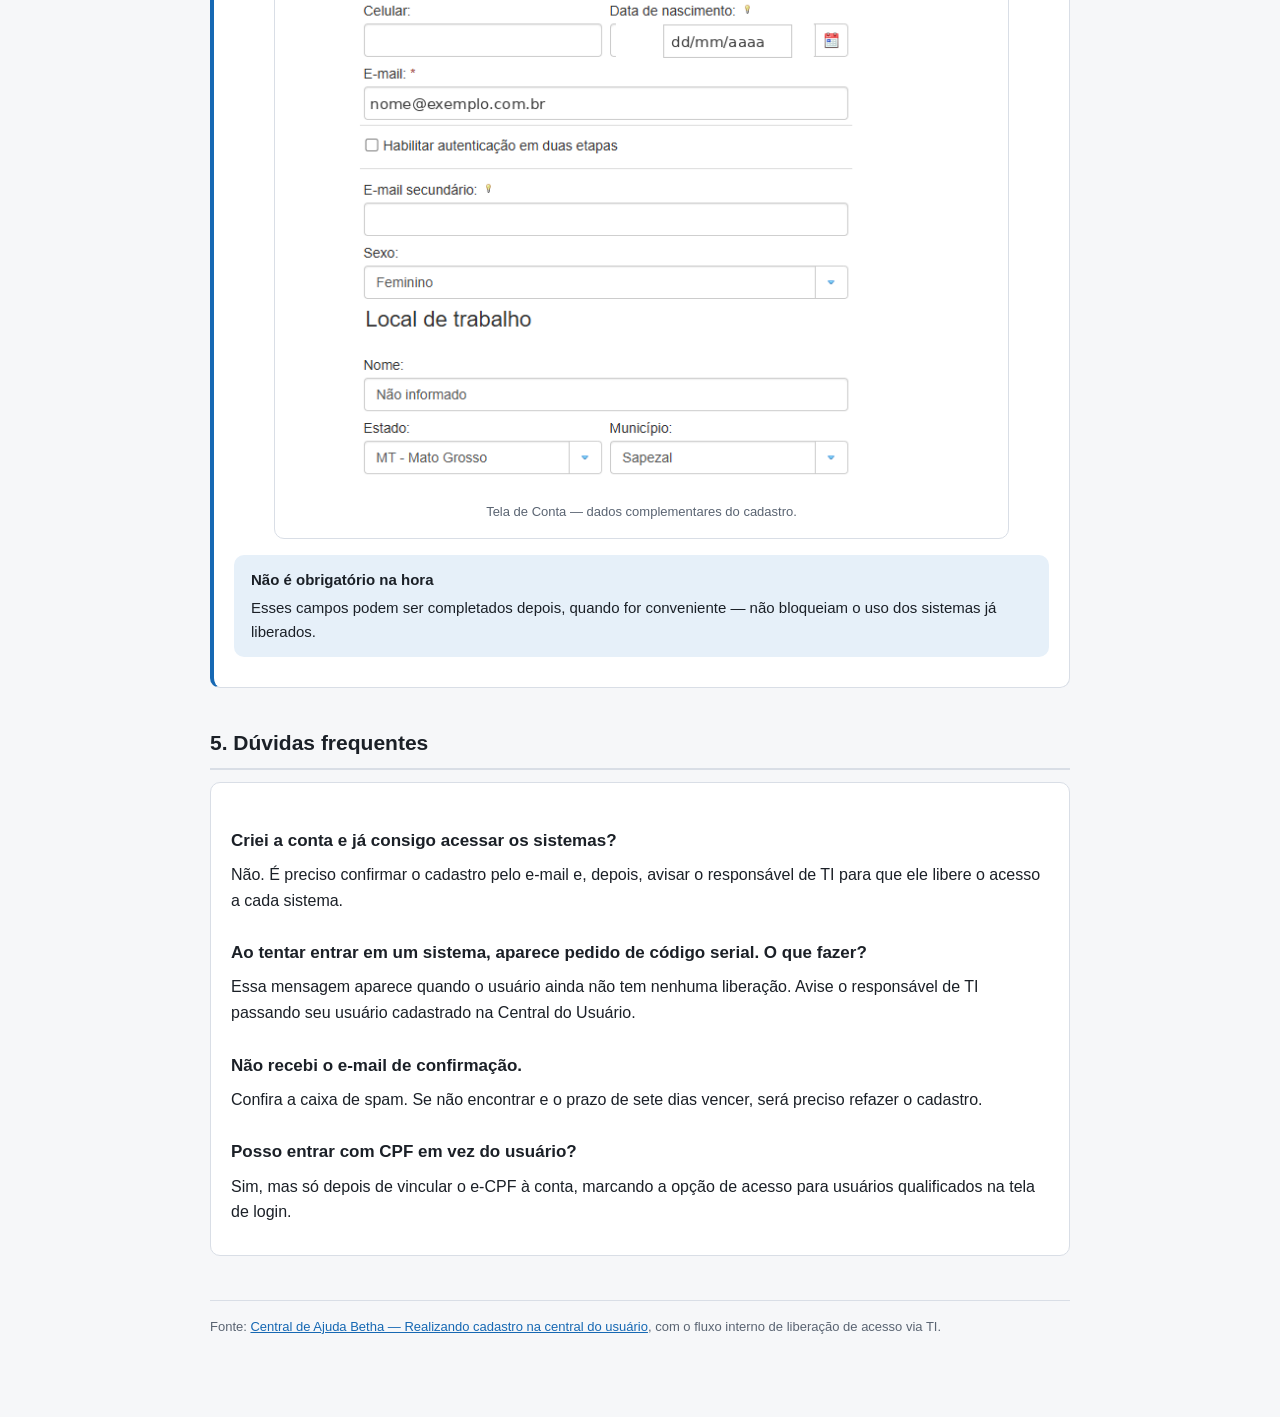
<file: manuais/betha-criar-usuario.html>
<!DOCTYPE html>
<html lang="pt-BR">
<head>
<meta charset="utf-8">
<meta name="viewport" content="width=device-width, initial-scale=1">
<title>Criar Usuário — Central do Usuário Betha | Manuais</title>
<meta name="description" content="Como criar sua conta na Central do Usuário Betha e informar o cadastro ao setor de TI para liberação de acesso aos sistemas.">
<link rel="stylesheet" href="../assets/style.css">
<link rel="icon" href="data:image/svg+xml,<svg xmlns='http://www.w3.org/2000/svg' viewBox='0 0 100 100'><text y='.9em' font-size='90'>📄</text></svg>">
</head>
<body>
<div class="wrap">

  <div class="topbar">
    <a class="back" href="../index.html">← Todos os manuais</a>
    <button class="theme-btn" type="button">Tema escuro</button>
  </div>

  <header class="doc">
    <span class="tag">Manual do Usuário</span>
    <h1>Criar Usuário — Central do Usuário (Betha)</h1>
    <p class="sub">Passo a passo para criar sua conta e liberar o acesso aos sistemas Betha da entidade.</p>
  </header>

  <nav class="toc">
    <strong>Conteúdo</strong>
    <ol>
      <li><a href="#o-que-e">O que é</a></li>
      <li><a href="#etapas">Passo a passo do cadastro</a></li>
      <li><a href="#liberacao">Depois de cadastrar: liberação de acesso</a></li>
      <li><a href="#completar-dados">Completar os dados na Central do Usuário</a></li>
      <li><a href="#duvidas">Dúvidas frequentes</a></li>
    </ol>
  </nav>

  <h2 id="o-que-e">1. O que é</h2>
  <p>Para acessar qualquer sistema Cloud da Betha (Contábil, Folha, Compras, Conecta, entre outros), é preciso primeiro ter uma conta na <strong>Central do Usuário</strong>. É esse cadastro que serve de login único para todos os sistemas.</p>
  <div class="alert">
    <strong>Atenção</strong>
    Criar a conta não dá acesso a nenhum sistema automaticamente. Depois de cadastrado, é necessário informar seu usuário ao responsável pelas liberações na entidade para que os acessos sejam concedidos.
  </div>

  <h2 id="etapas">2. Passo a passo do cadastro</h2>

  <div class="step">
    <h3><span class="num">1</span> Acessar a Central do Usuário</h3>
    <p>Acesse o endereço <code>betha.cloud</code> e clique em <strong>Não possui uma conta?</strong>.</p>
    <p>Ou acese direto pelo endereço <code>gov.betha.com.br/centraldousuario</code></p>
    <figure class="fig">
      <img src="../assets/img/betha-login-criar-conta.png" alt="Tela de login da Betha com destaque para o link Crie uma, usado para iniciar o cadastro">
      <figcaption>Tela de login — o link de cadastro fica abaixo de "Fazer login".</figcaption>
    </figure>
  </div>

  <div class="step">
    <h3><span class="num">2</span> Preencher os dados e criar a conta</h3>
    <p>Uma nova tela é aberta para inserir suas informações (nome, e-mail, CPF, telefone, senha). Depois de preencher tudo, clique em <strong>Criar conta</strong>.</p>
    <figure class="fig">
      <img src="../assets/img/betha-tela-cadastro.png" alt="Formulário de cadastro de usuário com os campos usuário de conexão, nome, e-mail, senha e confirmação da senha">
      <figcaption>Tela de cadastro de usuário.</figcaption>
    </figure>
    <div class="note"><strong>Senha</strong> Precisa ter 8 ou mais caracteres para garantir o mínimo de segurança.</div>
  </div>

  <div class="step">
    <h3><span class="num">3</span> Confirmar o cadastro pelo e-mail</h3>
    <p>Ao concluir a etapa anterior, aparece um aviso de que é preciso validar o cadastro pelo e-mail informado.</p>
    <ul>
      <li>Um e-mail de confirmação é enviado logo em seguida.</li>
      <li>Abra o e-mail e clique em <strong>Confirmo meu cadastro</strong>.</li>
      <li>Você será direcionado para a tela de login.</li>
    </ul>
    <div class="alert">
      <strong>Prazo</strong>
      Se o cadastro não for confirmado pelo e-mail, ele é excluído automaticamente em até sete dias.
    </div>
  </div>

  <div class="tip">
    <strong>Importante</strong>
    Confirme o cadastro assim que possível — é essa confirmação que permite vincular seu usuário às soluções Betha usadas pela entidade (Contábil, Folha, Compras, Conecta etc.).
  </div>

  <h2 id="liberacao">3. Depois de cadastrar: liberação de acesso</h2>
  <p>Com a conta criada e confirmada, o cadastro por si só ainda não libera nenhum sistema.</p>

  <div class="step">
    <h3><span class="num">4</span> Informar o cadastro ao responsável de TI <span class="who">Usuário</span></h3>
    <ul>
      <li>Comunique ao servidor responsável na entidade — o diretor do departamento de TI — que seu usuário foi criado.</li>
      <li>Informe o nome de usuário cadastrado, para que ele providencie as liberações necessárias.</li>
    </ul>
  </div>

  <div class="alert">
    <strong>Sem a liberação, não há acesso</strong>
    Enquanto as liberações não forem feitas, ao tentar entrar em qualquer sistema você receberá uma mensagem pedindo um código serial — isso significa que o usuário ainda não tem permissão em nenhum sistema.
  </div>

  <div class="step">
    <h3><span class="num">5</span> Liberação dos sistemas <span class="who">Responsável de TI</span></h3>
    <p>O responsável concede o acesso no sistema específico que você vai usar no dia a dia, podendo liberar só algumas funcionalidades ou incluir o usuário em grupos com permissões já definidas.</p>
  </div>

  <h2 id="completar-dados">4. Completar os dados na Central do Usuário</h2>
  <p>Depois que o acesso for liberado e você já estiver logado em qualquer sistema Betha, também é possível voltar à Central do Usuário para completar o cadastro — sem precisar sair pelo endereço de login novamente.</p>

  <div class="step">
    <h3><span class="num">6</span> Acessar "Conta" pelo menu do usuário</h3>
    <p>Com qualquer sistema Betha aberto, clique no ícone de usuário no canto superior direito e depois em <strong>Conta</strong>.</p>
    <figure class="fig">
      <img src="../assets/img/betha-menu-minha-conta.png" alt="Menu do usuário aberto no canto superior direito de um sistema Betha, com destaque para a opção Conta">
      <figcaption>Menu do usuário, disponível em qualquer sistema Betha já logado.</figcaption>
    </figure>
  </div>

  <div class="step">
    <h3><span class="num">7</span> Completar os dados cadastrais</h3>
    <p>A tela de <strong>Conta</strong> da Central do Usuário é aberta, com os campos ainda em branco disponíveis para preencher: CPF, celular, data de nascimento, sexo, local de trabalho, entre outros.</p>
    <figure class="fig">
      <img src="../assets/img/betha-minha-conta-dados.png" alt="Tela de Conta na Central do Usuário com campos de nome, CPF, celular, data de nascimento, e-mail e local de trabalho">
      <figcaption>Tela de Conta — dados complementares do cadastro.</figcaption>
    </figure>
    <div class="note"><strong>Não é obrigatório na hora</strong> Esses campos podem ser completados depois, quando for conveniente — não bloqueiam o uso dos sistemas já liberados.</div>
  </div>

  <h2 id="duvidas">5. Dúvidas frequentes</h2>
  <div class="card">
    <h3>Criei a conta e já consigo acessar os sistemas?</h3>
    <p>Não. É preciso confirmar o cadastro pelo e-mail e, depois, avisar o responsável de TI para que ele libere o acesso a cada sistema.</p>

    <h3>Ao tentar entrar em um sistema, aparece pedido de código serial. O que fazer?</h3>
    <p>Essa mensagem aparece quando o usuário ainda não tem nenhuma liberação. Avise o responsável de TI passando seu usuário cadastrado na Central do Usuário.</p>

    <h3>Não recebi o e-mail de confirmação.</h3>
    <p>Confira a caixa de spam. Se não encontrar e o prazo de sete dias vencer, será preciso refazer o cadastro.</p>

    <h3>Posso entrar com CPF em vez do usuário?</h3>
    <p>Sim, mas só depois de vincular o e-CPF à conta, marcando a opção de acesso para usuários qualificados na tela de login.</p>
  </div>

  <footer>
    Fonte: <a href="https://suite.ajuda.betha.cloud/suite/central-do-usuario/cadastros/" target="_blank" rel="noopener">Central de Ajuda Betha — Realizando cadastro na central do usuário</a>, com o fluxo interno de liberação de acesso via TI.
  </footer>

</div>
<script src="../assets/app.js"></script>
</body>
</html>
</file>
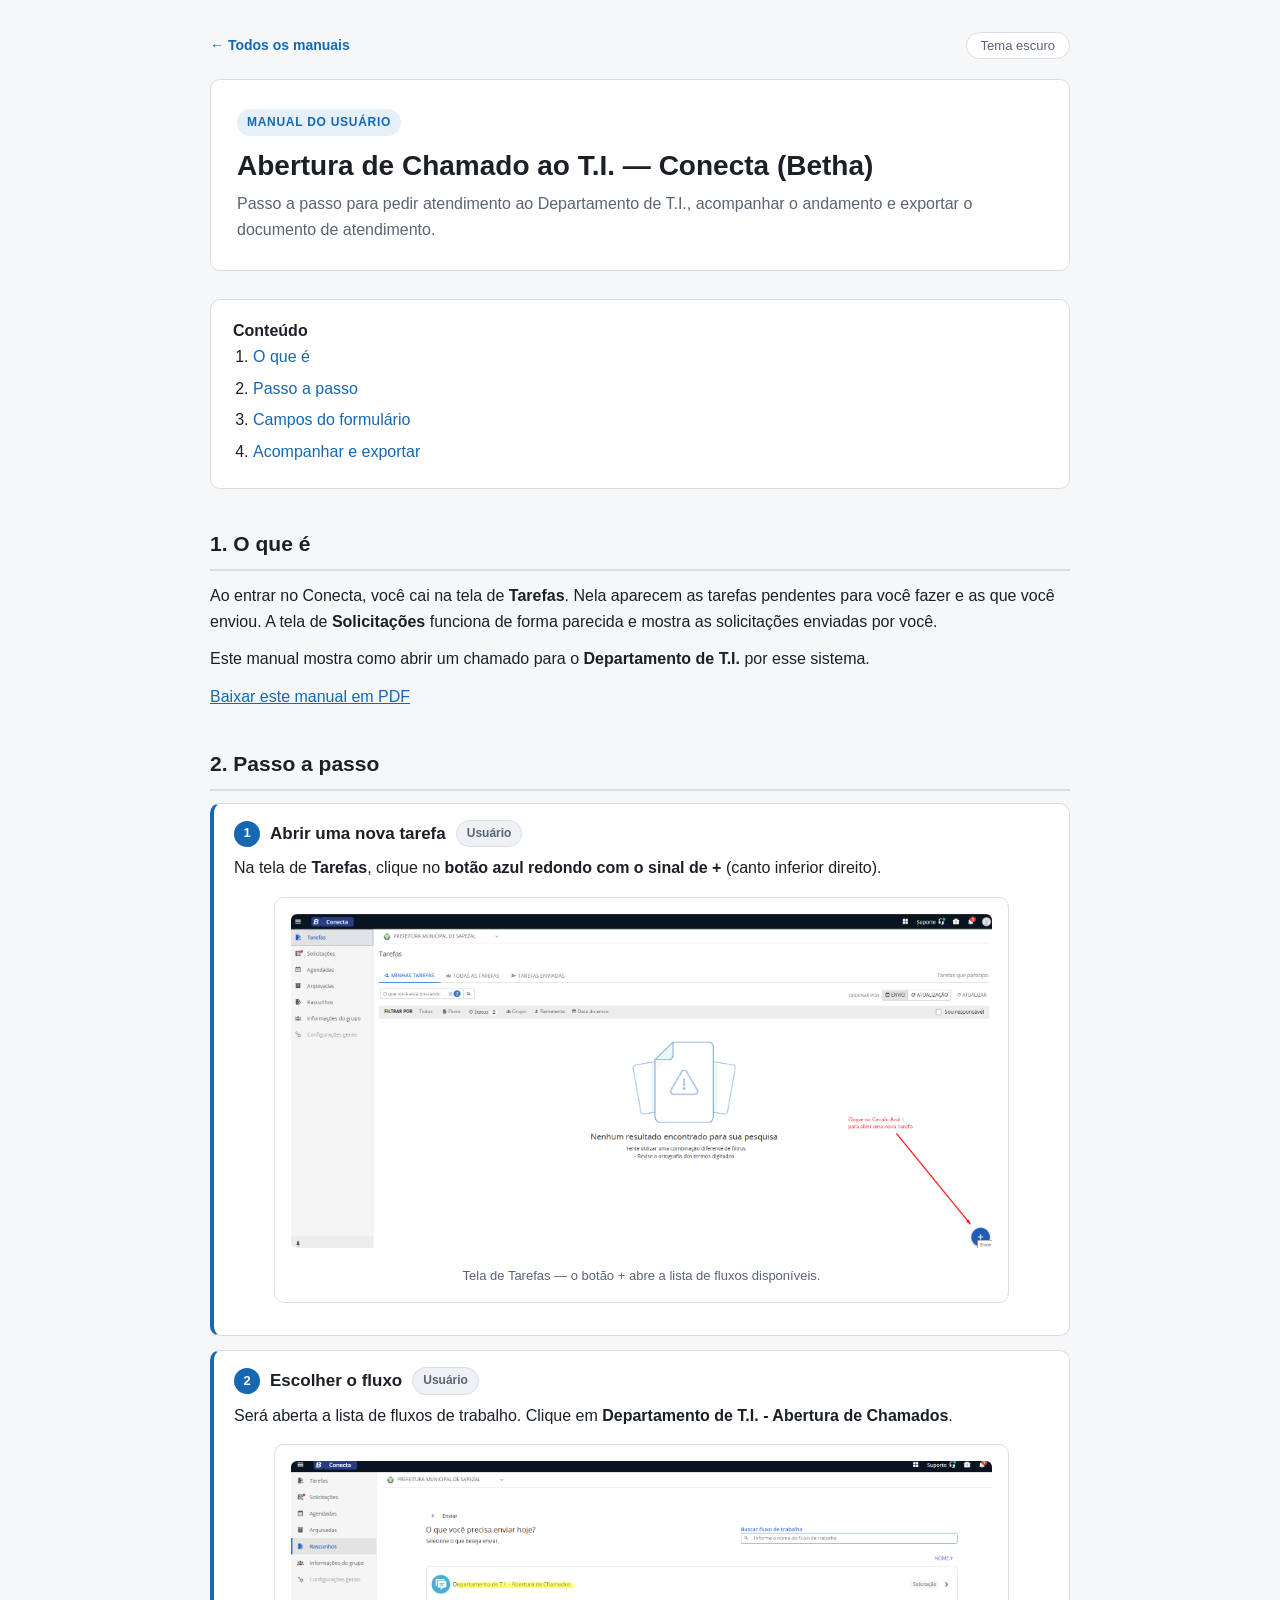
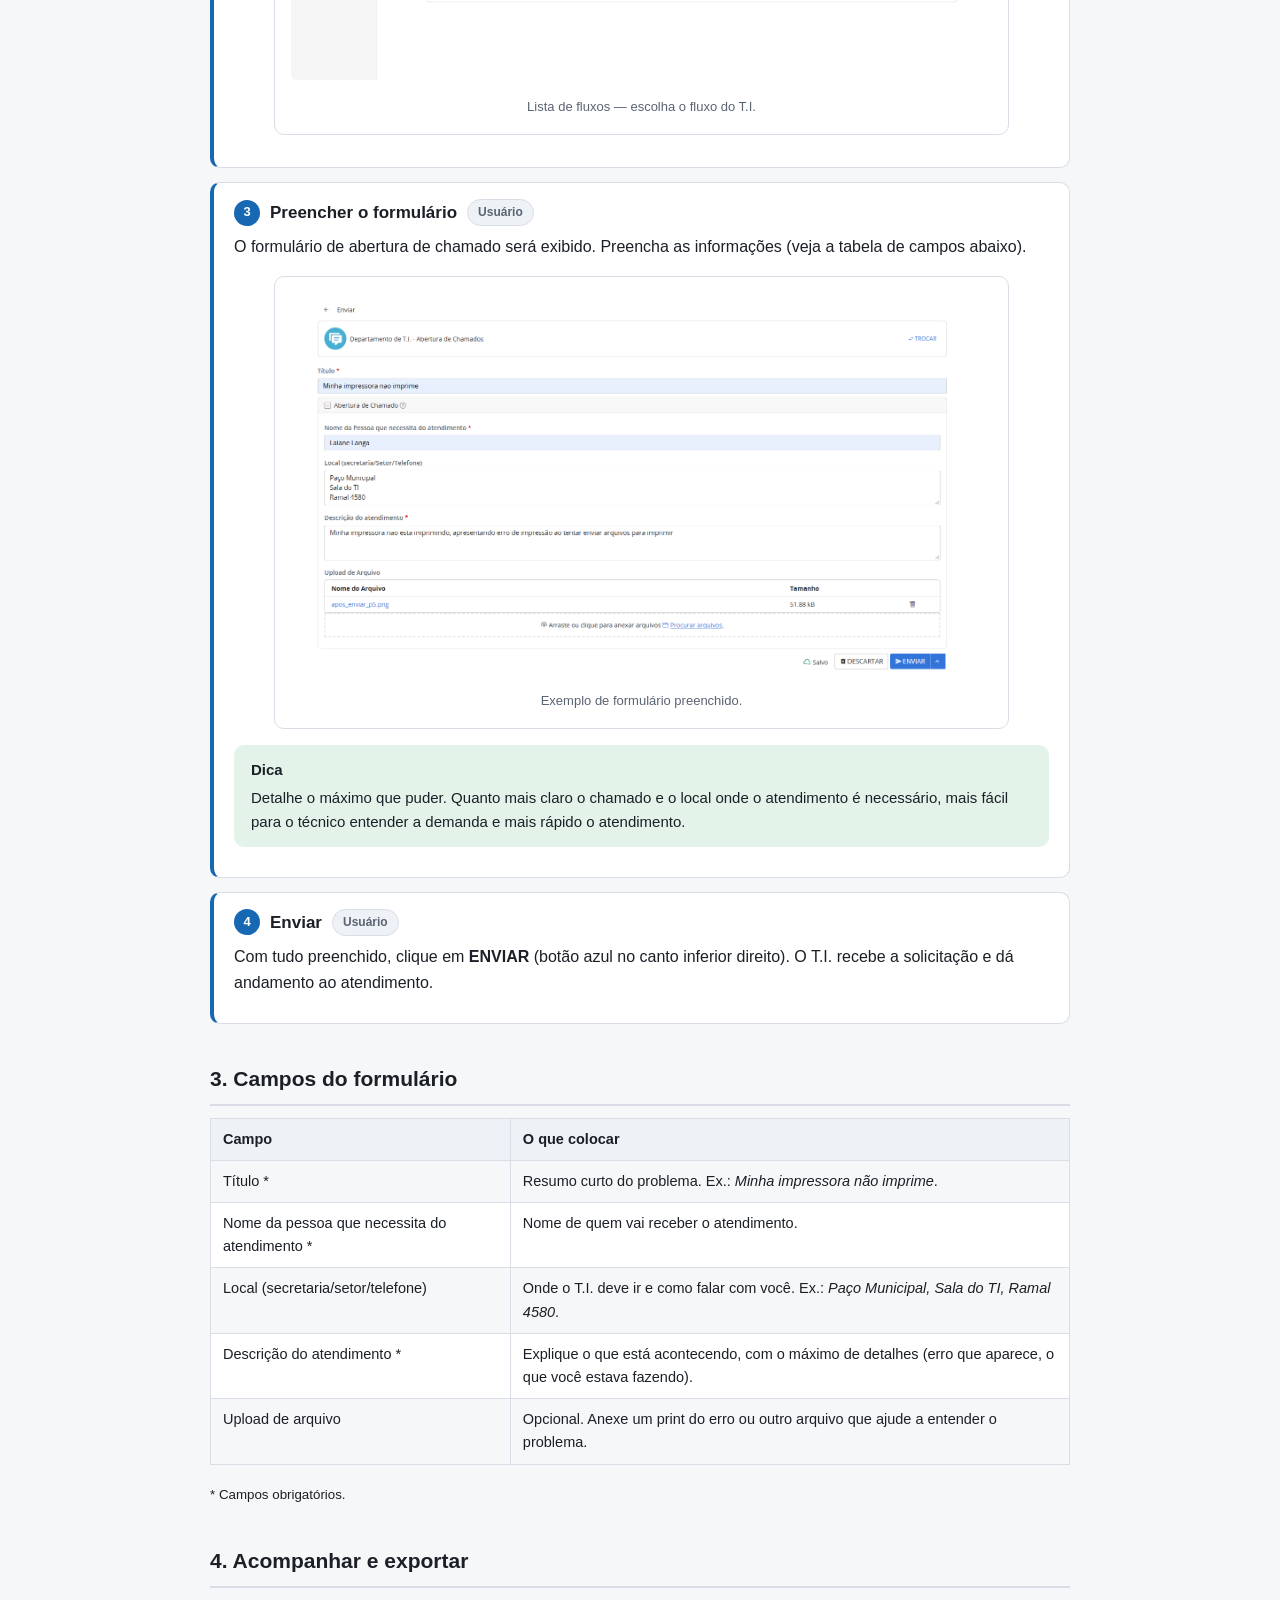
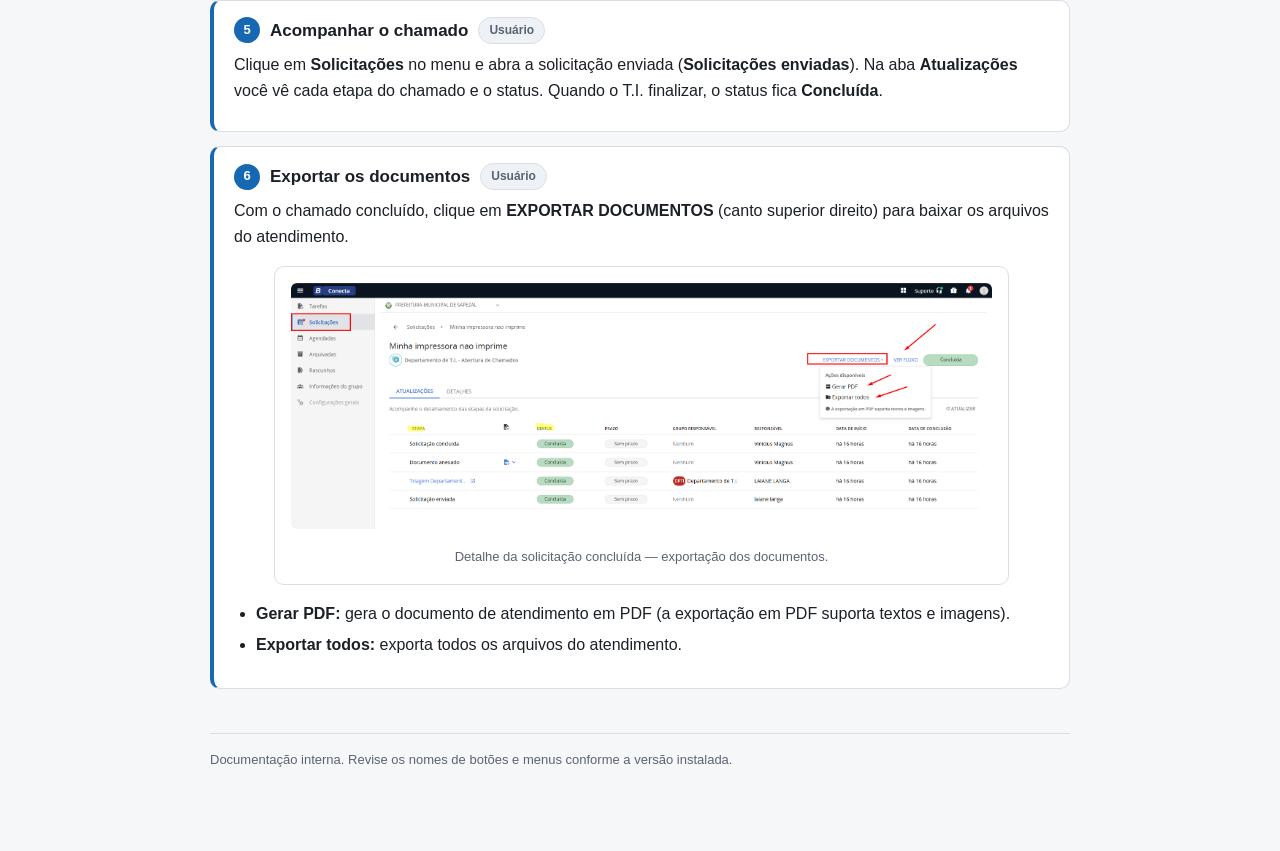
<file: manuais/conecta-abertura-chamado-ti.html>
<!DOCTYPE html>
<html lang="pt-BR">
<head>
<meta charset="utf-8">
<meta name="viewport" content="width=device-width, initial-scale=1">
<title>Abertura de Chamado ao T.I. — Conecta (Betha) | Manuais</title>
<meta name="description" content="Como abrir um chamado para o Departamento de T.I. pelo sistema Conecta e acompanhar o atendimento até a conclusão.">
<link rel="stylesheet" href="../assets/style.css">
<link rel="icon" href="data:image/svg+xml,<svg xmlns='http://www.w3.org/2000/svg' viewBox='0 0 100 100'><text y='.9em' font-size='90'>📄</text></svg>">
</head>
<body>
<div class="wrap">

  <div class="topbar">
    <a class="back" href="../index.html">← Todos os manuais</a>
    <button class="theme-btn" type="button">Tema escuro</button>
  </div>

  <header class="doc">
    <span class="tag">Manual do Usuário</span>
    <h1>Abertura de Chamado ao T.I. — Conecta (Betha)</h1>
    <p class="sub">Passo a passo para pedir atendimento ao Departamento de T.I., acompanhar o andamento e exportar o documento de atendimento.</p>
  </header>

  <nav class="toc">
    <strong>Conteúdo</strong>
    <ol>
      <li><a href="#o-que-e">O que é</a></li>
      <li><a href="#etapas">Passo a passo</a></li>
      <li><a href="#campos">Campos do formulário</a></li>
      <li><a href="#acompanhar">Acompanhar e exportar</a></li>
    </ol>
  </nav>

  <h2 id="o-que-e">1. O que é</h2>
  <p>Ao entrar no Conecta, você cai na tela de <strong>Tarefas</strong>. Nela aparecem as tarefas pendentes para você fazer e as que você enviou. A tela de <strong>Solicitações</strong> funciona de forma parecida e mostra as solicitações enviadas por você.</p>
  <p>Este manual mostra como abrir um chamado para o <strong>Departamento de T.I.</strong> por esse sistema.</p>
  <p><a href="../assets/pdf/conecta-abertura-chamado-ti.pdf" target="_blank" rel="noopener">Baixar este manual em PDF</a></p>

  <h2 id="etapas">2. Passo a passo</h2>

  <div class="step">
    <h3><span class="num">1</span> Abrir uma nova tarefa <span class="who">Usuário</span></h3>
    <p>Na tela de <strong>Tarefas</strong>, clique no <strong>botão azul redondo com o sinal de +</strong> (canto inferior direito).</p>
    <figure class="fig">
      <img src="../assets/img/conecta-chamado-ti-tarefas.png" alt="Tela de Tarefas do Conecta com seta indicando o botão azul com sinal de mais">
      <figcaption>Tela de Tarefas — o botão + abre a lista de fluxos disponíveis.</figcaption>
    </figure>
  </div>

  <div class="step">
    <h3><span class="num">2</span> Escolher o fluxo <span class="who">Usuário</span></h3>
    <p>Será aberta a lista de fluxos de trabalho. Clique em <strong>Departamento de T.I. - Abertura de Chamados</strong>.</p>
    <figure class="fig">
      <img src="../assets/img/conecta-chamado-ti-fluxos.png" alt="Lista de fluxos de trabalho com o fluxo Departamento de T.I. - Abertura de Chamados destacado">
      <figcaption>Lista de fluxos — escolha o fluxo do T.I.</figcaption>
    </figure>
  </div>

  <div class="step">
    <h3><span class="num">3</span> Preencher o formulário <span class="who">Usuário</span></h3>
    <p>O formulário de abertura de chamado será exibido. Preencha as informações (veja a tabela de campos abaixo).</p>
    <figure class="fig">
      <img src="../assets/img/conecta-chamado-ti-formulario.png" alt="Formulário de abertura de chamado preenchido com título, nome, local, descrição e anexo">
      <figcaption>Exemplo de formulário preenchido.</figcaption>
    </figure>
    <div class="tip"><strong>Dica</strong> Detalhe o máximo que puder. Quanto mais claro o chamado e o local onde o atendimento é necessário, mais fácil para o técnico entender a demanda e mais rápido o atendimento.</div>
  </div>

  <div class="step">
    <h3><span class="num">4</span> Enviar <span class="who">Usuário</span></h3>
    <p>Com tudo preenchido, clique em <strong>ENVIAR</strong> (botão azul no canto inferior direito). O T.I. recebe a solicitação e dá andamento ao atendimento.</p>
  </div>

  <h2 id="campos">3. Campos do formulário</h2>
  <div class="scroll">
    <table>
      <thead><tr><th>Campo</th><th>O que colocar</th></tr></thead>
      <tbody>
        <tr><td>Título *</td><td>Resumo curto do problema. Ex.: <em>Minha impressora não imprime</em>.</td></tr>
        <tr><td>Nome da pessoa que necessita do atendimento *</td><td>Nome de quem vai receber o atendimento.</td></tr>
        <tr><td>Local (secretaria/setor/telefone)</td><td>Onde o T.I. deve ir e como falar com você. Ex.: <em>Paço Municipal, Sala do TI, Ramal 4580</em>.</td></tr>
        <tr><td>Descrição do atendimento *</td><td>Explique o que está acontecendo, com o máximo de detalhes (erro que aparece, o que você estava fazendo).</td></tr>
        <tr><td>Upload de arquivo</td><td>Opcional. Anexe um print do erro ou outro arquivo que ajude a entender o problema.</td></tr>
      </tbody>
    </table>
  </div>
  <p><small>* Campos obrigatórios.</small></p>

  <h2 id="acompanhar">4. Acompanhar e exportar</h2>

  <div class="step">
    <h3><span class="num">5</span> Acompanhar o chamado <span class="who">Usuário</span></h3>
    <p>Clique em <strong>Solicitações</strong> no menu e abra a solicitação enviada (<strong>Solicitações enviadas</strong>). Na aba <strong>Atualizações</strong> você vê cada etapa do chamado e o status. Quando o T.I. finalizar, o status fica <strong>Concluída</strong>.</p>
  </div>

  <div class="step">
    <h3><span class="num">6</span> Exportar os documentos <span class="who">Usuário</span></h3>
    <p>Com o chamado concluído, clique em <strong>EXPORTAR DOCUMENTOS</strong> (canto superior direito) para baixar os arquivos do atendimento.</p>
    <figure class="fig">
      <img src="../assets/img/conecta-chamado-ti-exportar.png" alt="Detalhe da solicitação concluída com o menu Exportar documentos aberto, mostrando Gerar PDF e Exportar todos">
      <figcaption>Detalhe da solicitação concluída — exportação dos documentos.</figcaption>
    </figure>
    <ul>
      <li><strong>Gerar PDF:</strong> gera o documento de atendimento em PDF (a exportação em PDF suporta textos e imagens).</li>
      <li><strong>Exportar todos:</strong> exporta todos os arquivos do atendimento.</li>
    </ul>
  </div>

  <footer>
    Documentação interna. Revise os nomes de botões e menus conforme a versão instalada.
  </footer>

</div>
<script src="../assets/app.js"></script>
</body>
</html>
</file>
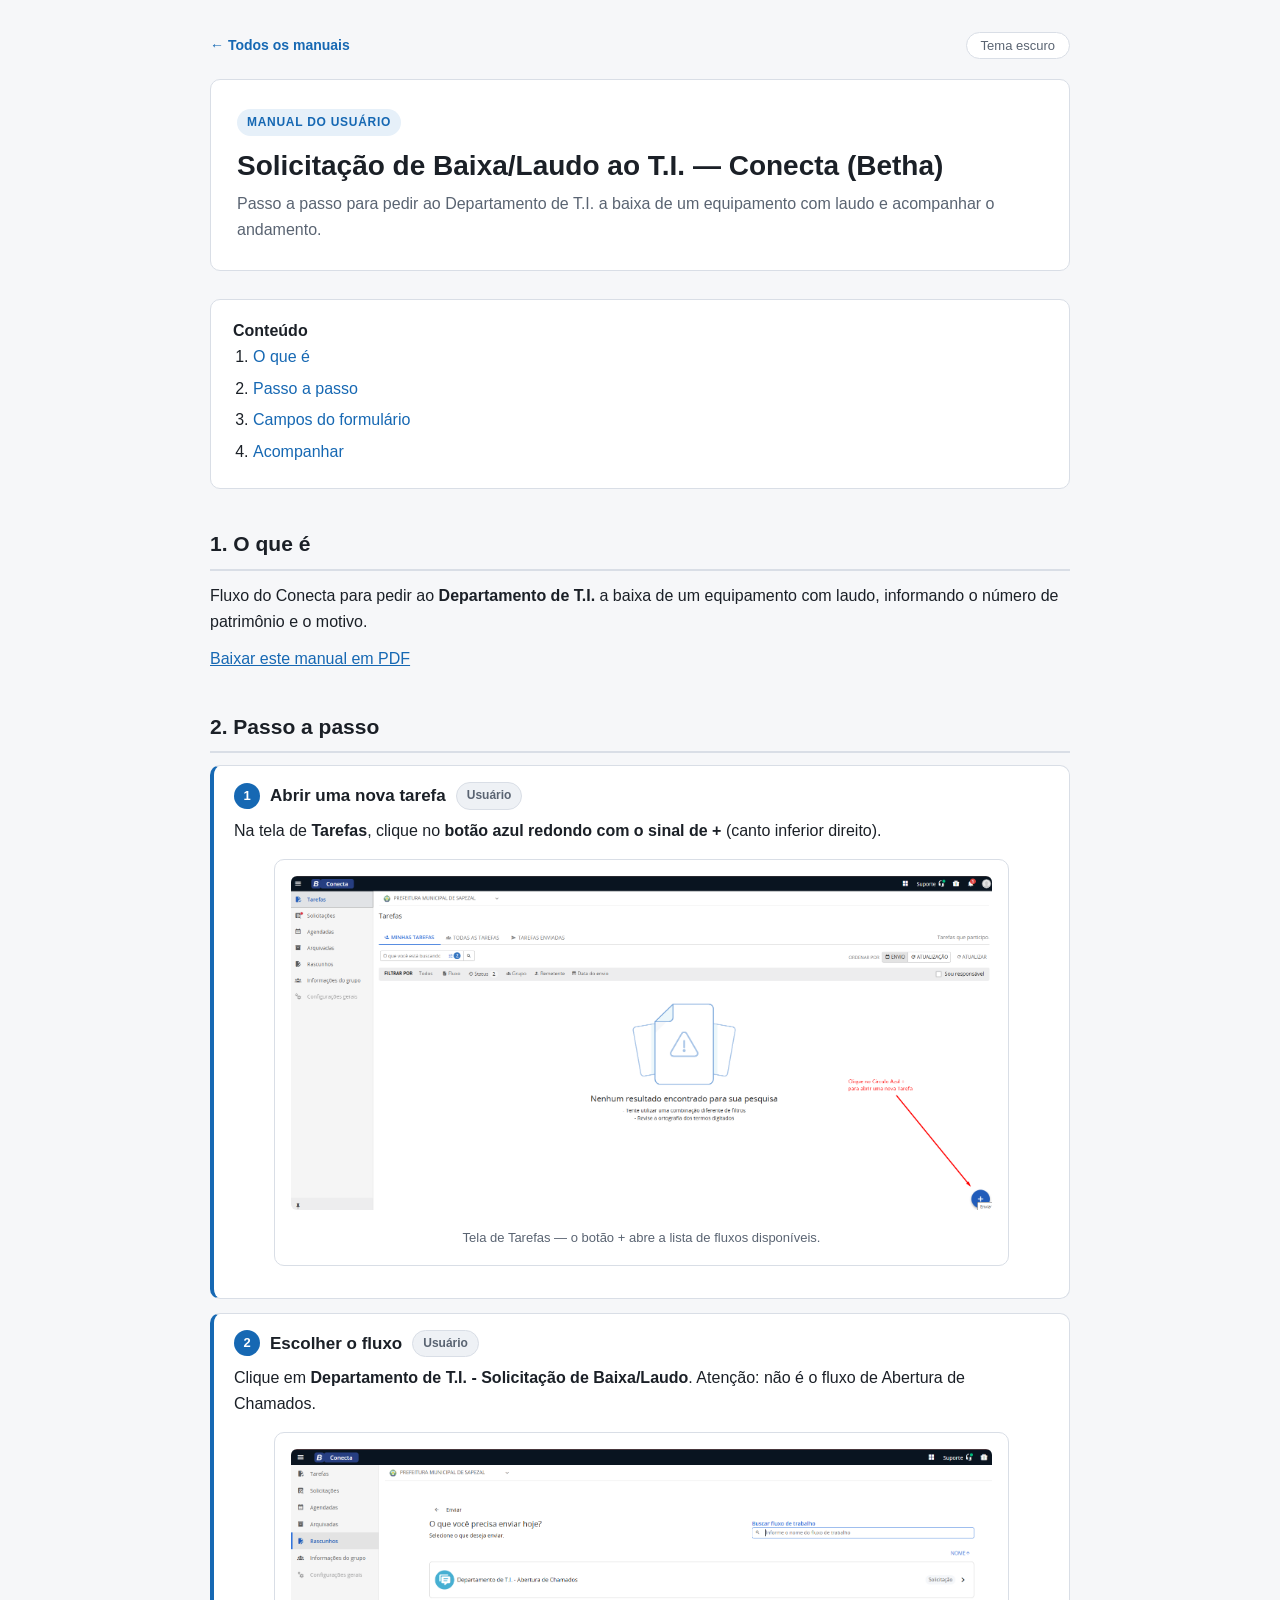
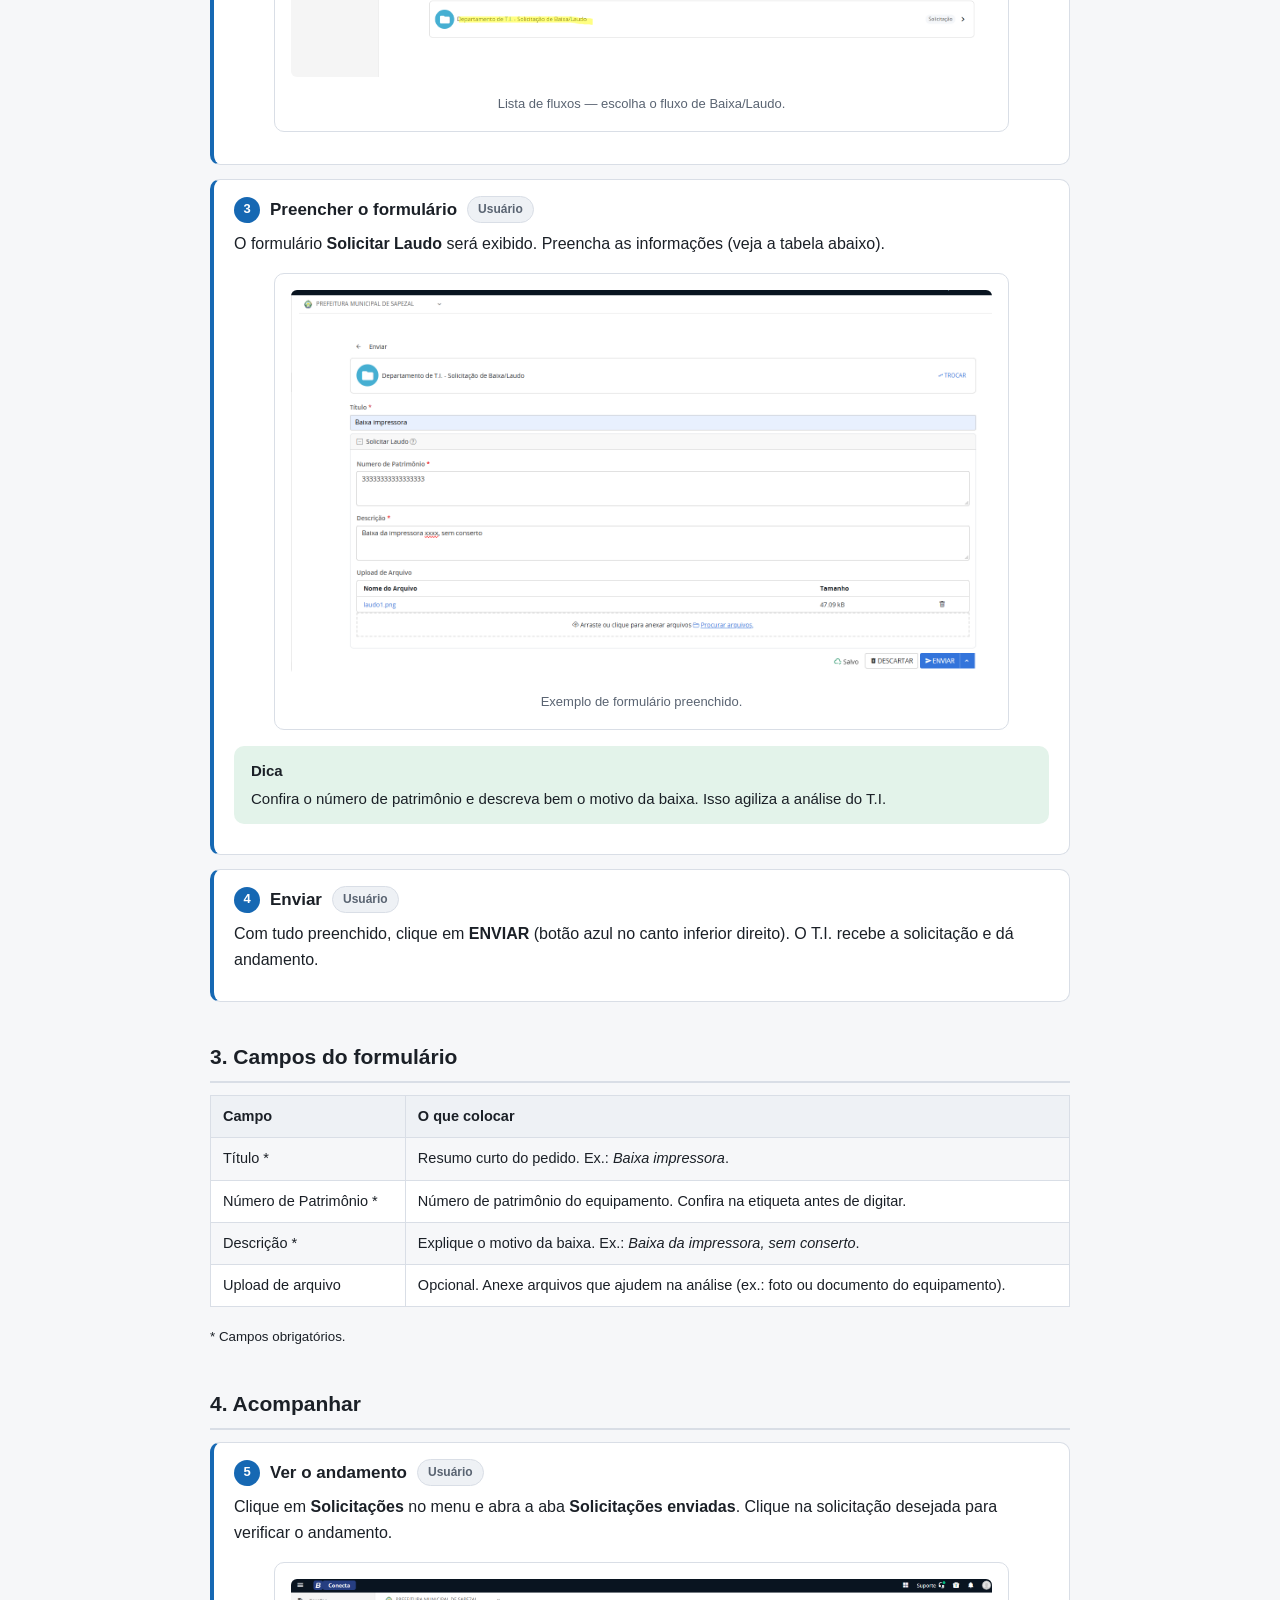
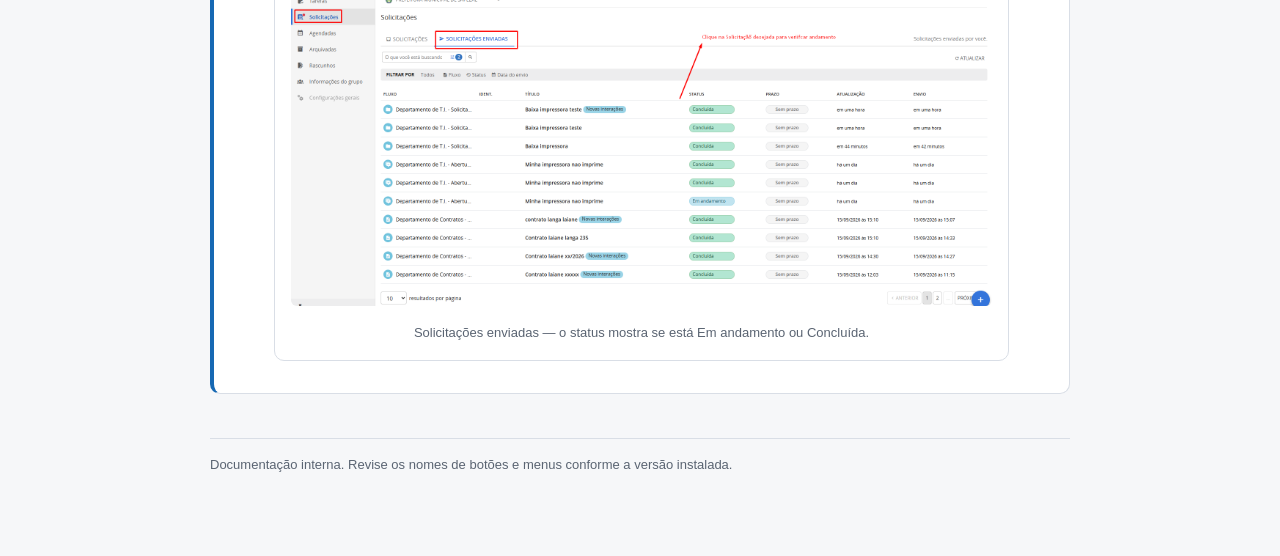
<file: manuais/conecta-baixa-laudo-ti.html>
<!DOCTYPE html>
<html lang="pt-BR">
<head>
<meta charset="utf-8">
<meta name="viewport" content="width=device-width, initial-scale=1">
<title>Solicitação de Baixa/Laudo ao T.I. — Conecta (Betha) | Manuais</title>
<meta name="description" content="Como solicitar baixa de equipamento com laudo ao Departamento de T.I. pelo sistema Conecta.">
<link rel="stylesheet" href="../assets/style.css">
<link rel="icon" href="data:image/svg+xml,<svg xmlns='http://www.w3.org/2000/svg' viewBox='0 0 100 100'><text y='.9em' font-size='90'>📄</text></svg>">
</head>
<body>
<div class="wrap">

  <div class="topbar">
    <a class="back" href="../index.html">← Todos os manuais</a>
    <button class="theme-btn" type="button">Tema escuro</button>
  </div>

  <header class="doc">
    <span class="tag">Manual do Usuário</span>
    <h1>Solicitação de Baixa/Laudo ao T.I. — Conecta (Betha)</h1>
    <p class="sub">Passo a passo para pedir ao Departamento de T.I. a baixa de um equipamento com laudo e acompanhar o andamento.</p>
  </header>

  <nav class="toc">
    <strong>Conteúdo</strong>
    <ol>
      <li><a href="#o-que-e">O que é</a></li>
      <li><a href="#etapas">Passo a passo</a></li>
      <li><a href="#campos">Campos do formulário</a></li>
      <li><a href="#acompanhar">Acompanhar</a></li>
    </ol>
  </nav>

  <h2 id="o-que-e">1. O que é</h2>
  <p>Fluxo do Conecta para pedir ao <strong>Departamento de T.I.</strong> a baixa de um equipamento com laudo, informando o número de patrimônio e o motivo.</p>
  <p><a href="../assets/pdf/conecta-baixa-laudo-ti.pdf" target="_blank" rel="noopener">Baixar este manual em PDF</a></p>

  <h2 id="etapas">2. Passo a passo</h2>

  <div class="step">
    <h3><span class="num">1</span> Abrir uma nova tarefa <span class="who">Usuário</span></h3>
    <p>Na tela de <strong>Tarefas</strong>, clique no <strong>botão azul redondo com o sinal de +</strong> (canto inferior direito).</p>
    <figure class="fig">
      <img src="../assets/img/conecta-baixa-laudo-tarefas.png" alt="Tela de Tarefas do Conecta com seta indicando o botão azul com sinal de mais">
      <figcaption>Tela de Tarefas — o botão + abre a lista de fluxos disponíveis.</figcaption>
    </figure>
  </div>

  <div class="step">
    <h3><span class="num">2</span> Escolher o fluxo <span class="who">Usuário</span></h3>
    <p>Clique em <strong>Departamento de T.I. - Solicitação de Baixa/Laudo</strong>. Atenção: não é o fluxo de Abertura de Chamados.</p>
    <figure class="fig">
      <img src="../assets/img/conecta-baixa-laudo-fluxos.png" alt="Lista de fluxos com Departamento de T.I. - Solicitação de Baixa/Laudo destacado">
      <figcaption>Lista de fluxos — escolha o fluxo de Baixa/Laudo.</figcaption>
    </figure>
  </div>

  <div class="step">
    <h3><span class="num">3</span> Preencher o formulário <span class="who">Usuário</span></h3>
    <p>O formulário <strong>Solicitar Laudo</strong> será exibido. Preencha as informações (veja a tabela abaixo).</p>
    <figure class="fig">
      <img src="../assets/img/conecta-baixa-laudo-formulario.png" alt="Formulário Solicitar Laudo com título, número de patrimônio, descrição e anexo">
      <figcaption>Exemplo de formulário preenchido.</figcaption>
    </figure>
    <div class="tip"><strong>Dica</strong> Confira o número de patrimônio e descreva bem o motivo da baixa. Isso agiliza a análise do T.I.</div>
  </div>

  <div class="step">
    <h3><span class="num">4</span> Enviar <span class="who">Usuário</span></h3>
    <p>Com tudo preenchido, clique em <strong>ENVIAR</strong> (botão azul no canto inferior direito). O T.I. recebe a solicitação e dá andamento.</p>
  </div>

  <h2 id="campos">3. Campos do formulário</h2>
  <div class="scroll">
    <table>
      <thead><tr><th>Campo</th><th>O que colocar</th></tr></thead>
      <tbody>
        <tr><td>Título *</td><td>Resumo curto do pedido. Ex.: <em>Baixa impressora</em>.</td></tr>
        <tr><td>Número de Patrimônio *</td><td>Número de patrimônio do equipamento. Confira na etiqueta antes de digitar.</td></tr>
        <tr><td>Descrição *</td><td>Explique o motivo da baixa. Ex.: <em>Baixa da impressora, sem conserto</em>.</td></tr>
        <tr><td>Upload de arquivo</td><td>Opcional. Anexe arquivos que ajudem na análise (ex.: foto ou documento do equipamento).</td></tr>
      </tbody>
    </table>
  </div>
  <p><small>* Campos obrigatórios.</small></p>

  <h2 id="acompanhar">4. Acompanhar</h2>
  <div class="step">
    <h3><span class="num">5</span> Ver o andamento <span class="who">Usuário</span></h3>
    <p>Clique em <strong>Solicitações</strong> no menu e abra a aba <strong>Solicitações enviadas</strong>. Clique na solicitação desejada para verificar o andamento.</p>
    <figure class="fig">
      <img src="../assets/img/conecta-baixa-laudo-acompanhar.png" alt="Lista de solicitações enviadas com a aba Solicitações enviadas destacada">
      <figcaption>Solicitações enviadas — o status mostra se está Em andamento ou Concluída.</figcaption>
    </figure>
  </div>

  <footer>
    Documentação interna. Revise os nomes de botões e menus conforme a versão instalada.
  </footer>

</div>
<script src="../assets/app.js"></script>
</body>
</html>
</file>
<file: assets/style.css>
/* ==========================================================
   Manuais — folha de estilo compartilhada
   Um único arquivo para todas as páginas do repositório.
   ========================================================== */

:root{
  --bg:#f6f7f9;
  --surface:#ffffff;
  --surface-2:#eef1f5;
  --text:#1b2027;
  --text-2:#5a6472;
  --line:#d9dee6;
  --accent:#1668b3;
  --accent-soft:#e6f0f9;
  --ok:#1f7a4d;
  --ok-soft:#e3f3ea;
  --warn:#9a5b06;
  --warn-soft:#fdf0dd;
  --danger:#a33131;
  --danger-soft:#fbe9e9;
  --radius:10px;
}
@media (prefers-color-scheme: dark){
  :root:not([data-theme="light"]){
    --bg:#14171c; --surface:#1c2027; --surface-2:#242931;
    --text:#e8ecf1; --text-2:#a3adba; --line:#333a44;
    --accent:#5aa9ea; --accent-soft:#1b2c3c;
    --ok:#66c795; --ok-soft:#182e24;
    --warn:#e0a962; --warn-soft:#332616;
    --danger:#e88f8f; --danger-soft:#33201f;
  }
}
:root[data-theme="dark"]{
  --bg:#14171c; --surface:#1c2027; --surface-2:#242931;
  --text:#e8ecf1; --text-2:#a3adba; --line:#333a44;
  --accent:#5aa9ea; --accent-soft:#1b2c3c;
  --ok:#66c795; --ok-soft:#182e24;
  --warn:#e0a962; --warn-soft:#332616;
  --danger:#e88f8f; --danger-soft:#33201f;
}

*{box-sizing:border-box}
body{
  margin:0;
  background:var(--bg);
  color:var(--text);
  font-family:"Segoe UI",Roboto,-apple-system,BlinkMacSystemFont,Helvetica,Arial,sans-serif;
  font-size:16px;
  line-height:1.6;
}
.wrap{max-width:900px;margin:0 auto;padding:32px 20px 80px}

/* ---------- topo ---------- */
.topbar{
  display:flex;align-items:center;justify-content:space-between;
  gap:12px;flex-wrap:wrap;margin-bottom:20px;
}
.back{
  color:var(--accent);text-decoration:none;font-size:14px;font-weight:600;
}
.back:hover{text-decoration:underline}
.theme-btn{
  background:var(--surface);color:var(--text-2);
  border:1px solid var(--line);border-radius:999px;
  padding:5px 14px;font-size:13px;cursor:pointer;font-family:inherit;
}
.theme-btn:hover{color:var(--text)}

header.doc{
  background:var(--surface);
  border:1px solid var(--line);
  border-radius:var(--radius);
  padding:28px 26px;
  margin-bottom:28px;
}
.tag{
  display:inline-block;background:var(--accent-soft);color:var(--accent);
  font-size:12px;font-weight:700;letter-spacing:.06em;text-transform:uppercase;
  padding:4px 10px;border-radius:999px;margin-bottom:12px;
}
h1{font-size:28px;line-height:1.25;margin:0 0 8px}
h2{font-size:21px;margin:38px 0 12px;padding-bottom:8px;border-bottom:2px solid var(--line)}
h3{font-size:17px;margin:26px 0 8px}
p{margin:0 0 12px}
.sub{color:var(--text-2);margin:0}
ul,ol{margin:0 0 14px;padding-left:22px}
li{margin-bottom:6px}
a{color:var(--accent)}
code{
  background:var(--surface-2);border:1px solid var(--line);border-radius:4px;
  padding:1px 6px;font-size:.9em;font-family:ui-monospace,Consolas,monospace;
}

/* ---------- blocos ---------- */
.card{
  background:var(--surface);border:1px solid var(--line);
  border-radius:var(--radius);padding:18px 20px;margin-bottom:16px;
}
.step{
  background:var(--surface);border:1px solid var(--line);
  border-left:4px solid var(--accent);border-radius:var(--radius);
  padding:16px 20px;margin-bottom:14px;
}
.step h3{margin-top:0;display:flex;align-items:center;gap:10px;flex-wrap:wrap}
.num{
  background:var(--accent);color:#fff;width:26px;height:26px;border-radius:50%;
  display:inline-flex;align-items:center;justify-content:center;
  font-size:13px;font-weight:700;flex:0 0 auto;
}
.who{
  font-size:12px;font-weight:600;background:var(--surface-2);color:var(--text-2);
  border:1px solid var(--line);border-radius:999px;padding:3px 10px;
}
.note,.alert,.tip{
  border-radius:var(--radius);padding:12px 16px;margin:14px 0;
  font-size:15px;border:1px solid transparent;
}
.note{background:var(--accent-soft)}
.alert{background:var(--warn-soft)}
.tip{background:var(--ok-soft)}
.note strong,.alert strong,.tip strong{display:block;margin-bottom:4px}

.toc{background:var(--surface);border:1px solid var(--line);border-radius:var(--radius);padding:18px 22px}
.toc ol{margin:0;padding-left:20px}
.toc a{text-decoration:none}
.toc a:hover{text-decoration:underline}

.scroll{overflow-x:auto;-webkit-overflow-scrolling:touch;margin-bottom:16px}
table{border-collapse:collapse;width:100%;min-width:560px;font-size:14.5px}
th,td{border:1px solid var(--line);padding:9px 12px;text-align:left;vertical-align:top}
th{background:var(--surface-2);font-weight:700}
tbody tr:nth-child(even){background:var(--surface)}

svg{max-width:100%;height:auto;display:block}
.fig{background:var(--surface);border:1px solid var(--line);border-radius:var(--radius);padding:16px}
.fig figcaption{font-size:13px;color:var(--text-2);margin-top:10px;text-align:center}
img{max-width:100%;height:auto;border-radius:6px}

footer{margin-top:44px;color:var(--text-2);font-size:13px;border-top:1px solid var(--line);padding-top:16px}

/* ---------- página inicial (índice) ---------- */
.hero{
  background:var(--surface);border:1px solid var(--line);
  border-radius:var(--radius);padding:32px 28px;margin-bottom:24px;
}
.search{
  width:100%;padding:11px 14px;font-size:15px;font-family:inherit;
  background:var(--surface);color:var(--text);
  border:1px solid var(--line);border-radius:var(--radius);margin-bottom:26px;
}
.search:focus{outline:2px solid var(--accent);outline-offset:1px}

.sys-title{
  display:flex;align-items:baseline;gap:10px;flex-wrap:wrap;
  margin:30px 0 12px;padding-bottom:8px;border-bottom:2px solid var(--line);
}
.sys-title h2{margin:0;padding:0;border:0}
.sys-title span{font-size:13px;color:var(--text-2)}

.grid{display:grid;grid-template-columns:repeat(auto-fill,minmax(250px,1fr));gap:14px}
.manual{
  display:block;background:var(--surface);border:1px solid var(--line);
  border-radius:var(--radius);padding:16px 18px;text-decoration:none;color:inherit;
  transition:border-color .15s, transform .15s;
}
.manual:hover{border-color:var(--accent);transform:translateY(-2px)}
.manual h3{margin:0 0 6px;font-size:16px;color:var(--accent)}
.manual p{margin:0;font-size:14px;color:var(--text-2);line-height:1.5}
.meta{margin-top:10px;font-size:12px;color:var(--text-2)}
.badge{
  display:inline-block;font-size:11px;font-weight:700;text-transform:uppercase;
  letter-spacing:.05em;padding:2px 8px;border-radius:999px;
  background:var(--ok-soft);color:var(--ok);
}
.badge.rascunho{background:var(--warn-soft);color:var(--warn)}
.vazio{color:var(--text-2);font-size:15px;padding:20px 0}

@media print{
  body{background:#fff}
  .wrap{max-width:none}
  .topbar,.theme-btn,.search{display:none}
  .step,.card,header.doc{break-inside:avoid}
}
</file>
